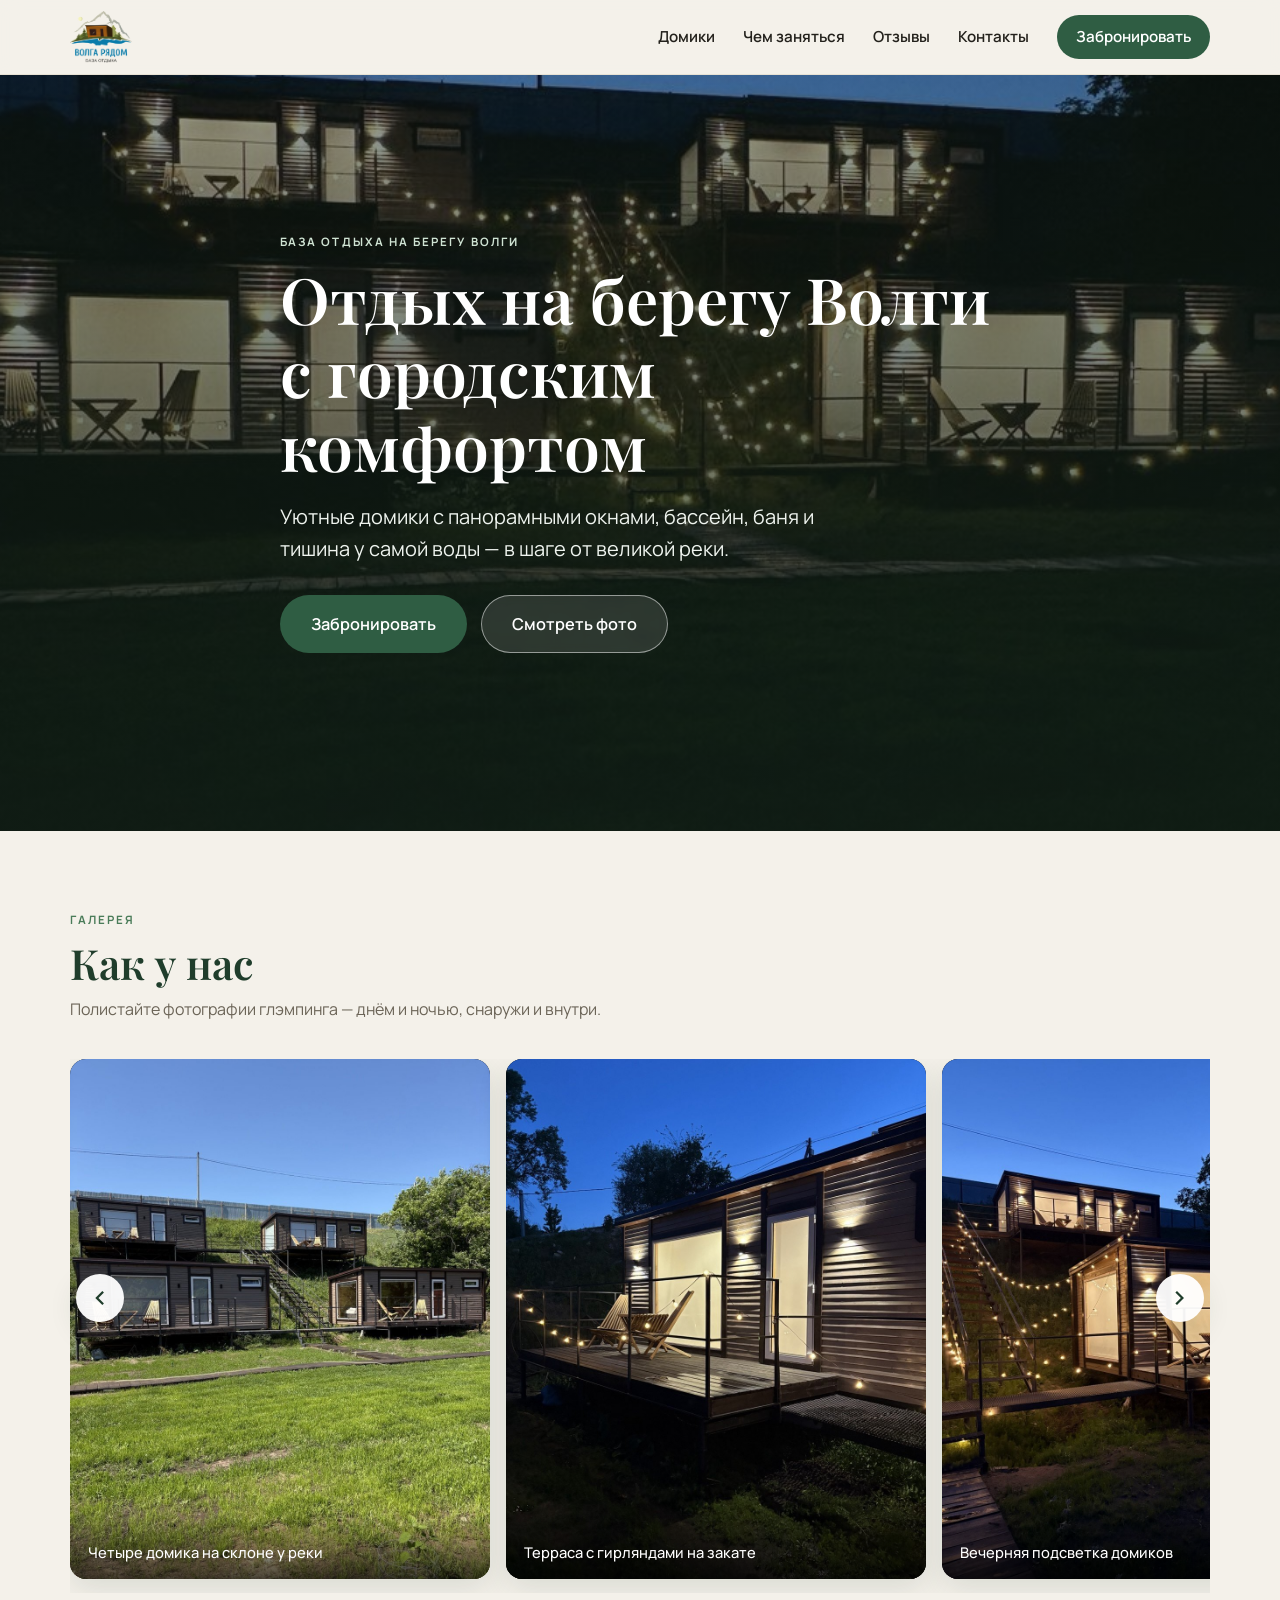
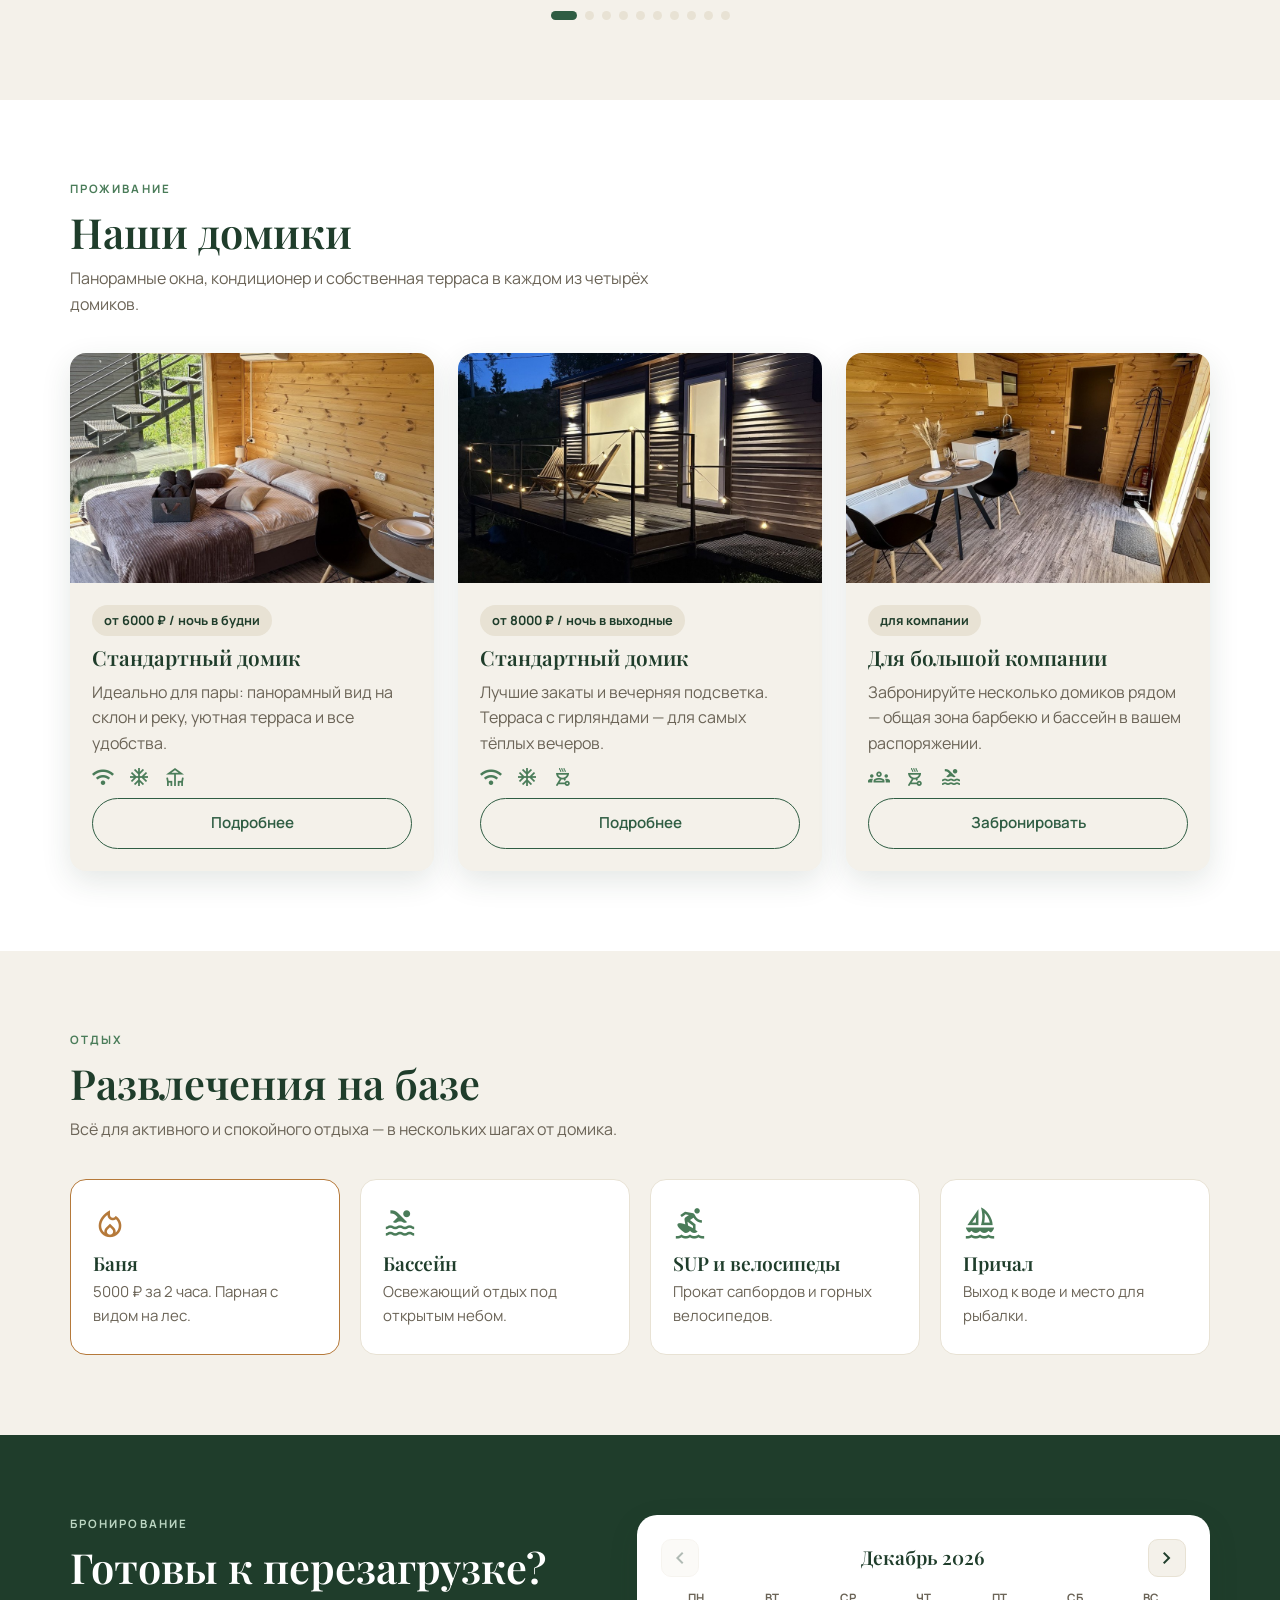
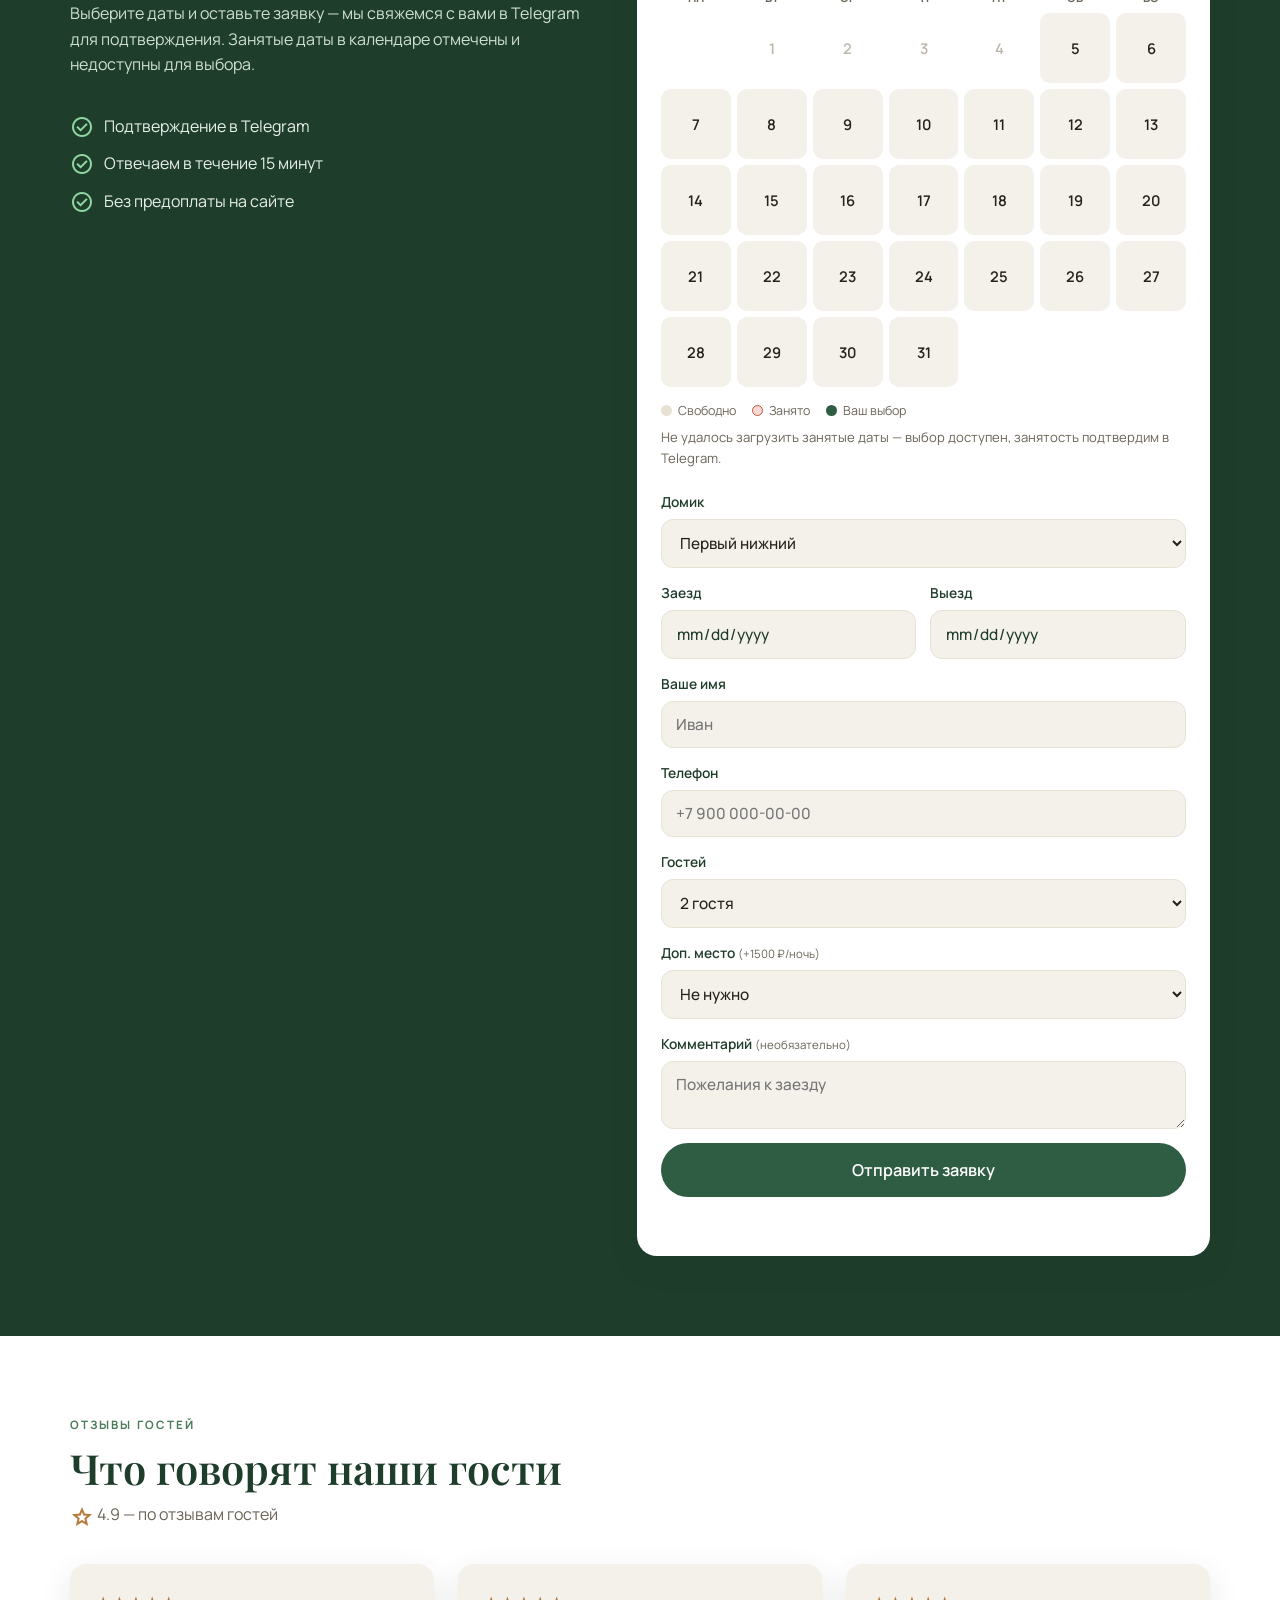
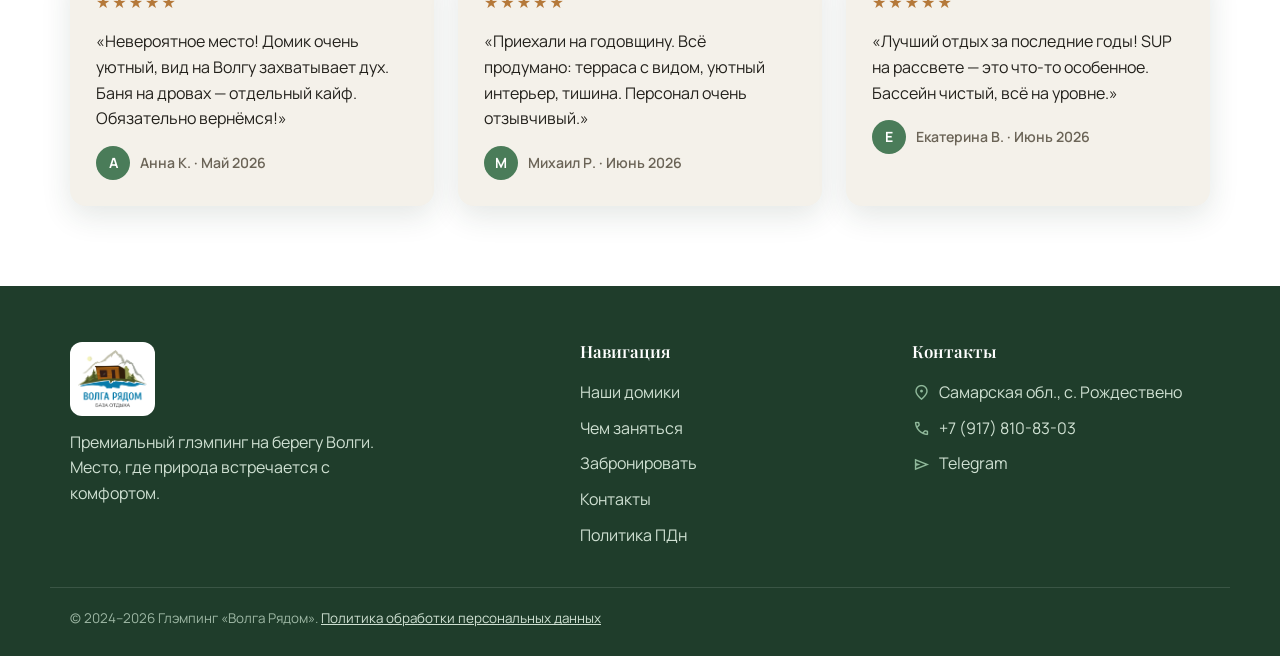
<file: index.html>
<!DOCTYPE html>
<html lang="ru">
<head>
<meta charset="UTF-8">
<meta name="viewport" content="width=device-width, initial-scale=1.0">
<title>ВОЛГА РЯДОМ — глэмпинг на берегу Волги</title>
<meta name="description" content="Премиальный глэмпинг «Волга Рядом»: уютные домики с панорамными окнами, бассейн, баня, причал и SUP на берегу Волги. Бронирование онлайн.">
<link rel="icon" type="image/png" href="assets/img/favicon.png">
<link rel="preconnect" href="https://fonts.googleapis.com">
<link rel="preconnect" href="https://fonts.gstatic.com" crossorigin>
<link href="https://fonts.googleapis.com/css2?family=Playfair+Display:wght@500;600;700&family=Manrope:wght@400;500;600;700&family=Material+Symbols+Outlined:opsz,wght,FILL,GRAD@24,400,0,0&display=swap" rel="stylesheet">
<link rel="stylesheet" href="assets/style.css">
</head>
<body>
<!-- ШАПКА -->
<header class="site-header" id="siteHeader">
  <div class="container header-inner">
    <a class="brand" href="index.html" aria-label="Волга Рядом — на главную">
      <img src="assets/img/logo.png" alt="Волга Рядом" class="brand-logo">
    </a>
    <nav class="nav-desktop" aria-label="Основная навигация">
      <a href="house.html">Домики</a>
      <a href="what_to_do.html">Чем заняться</a>
      <a href="index.html#reviews">Отзывы</a>
      <a href="contacts.html">Контакты</a>
      <a href="booking.html" class="btn btn-primary btn-sm">Забронировать</a>
    </nav>
    <button class="nav-toggle" id="navToggle" aria-label="Открыть меню" aria-expanded="false">
      <span class="material-symbols-outlined">menu</span>
    </button>
  </div>
  <div class="nav-mobile" id="navMobile" hidden>
    <a href="house.html">Домики</a>
    <a href="what_to_do.html">Чем заняться</a>
    <a href="index.html#reviews">Отзывы</a>
    <a href="contacts.html">Контакты</a>
    <a href="booking.html" class="btn btn-primary">Забронировать</a>
  </div>
</header>

<main>
<!-- HERO -->
<section class="hero">
  <div class="hero-bg" style="background-image:url('assets/img/overview_night.jpg')"></div>
  <div class="hero-overlay"></div>
  <div class="container hero-content">
    <p class="eyebrow eyebrow-light">База отдыха на берегу Волги</p>
    <h1>Отдых на берегу Волги<br>с городским комфортом</h1>
    <p class="hero-sub">Уютные домики с панорамными окнами, бассейн, баня и тишина у самой воды — в шаге от великой реки.</p>
    <div class="hero-actions">
      <a href="booking.html" class="btn btn-primary btn-lg">Забронировать</a>
      <a href="#gallery" class="btn btn-ghost btn-lg">Смотреть фото</a>
    </div>
  </div>
</section>

<!-- ГАЛЕРЕЯ-КАРУСЕЛЬ -->
<section class="section" id="gallery">
  <div class="container">
    <p class="eyebrow">Галерея</p>
    <h2 class="section-title">Как у нас</h2>
    <p class="section-lead">Полистайте фотографии глэмпинга — днём и ночью, снаружи и внутри.</p>
  </div>
  <div class="carousel" id="carousel">
    <div class="carousel-track" id="carouselTrack">
      <figure class="slide"><img src="assets/img/overview_day.jpg" alt="Общий вид глэмпинга днём" loading="lazy"><figcaption>Четыре домика на склоне у реки</figcaption></figure>
      <figure class="slide"><img src="assets/img/house_night.jpg" alt="Домик с террасой вечером" loading="lazy"><figcaption>Терраса с гирляндами на закате</figcaption></figure>
      <figure class="slide"><img src="assets/img/house_night_2.jpg" alt="Домики с подсветкой ночью" loading="lazy"><figcaption>Вечерняя подсветка домиков</figcaption></figure>
      <figure class="slide"><img src="assets/img/interior_1.jpg" alt="Интерьер: кухонная зона" loading="lazy"><figcaption>Кухонная зона и обеденный стол</figcaption></figure>
      <figure class="slide"><img src="assets/img/interior_2.jpg" alt="Интерьер: спальня с панорамным окном" loading="lazy"><figcaption>Спальня с панорамным окном</figcaption></figure>
      <figure class="slide"><img src="assets/img/interior_3.jpg" alt="Сервировка стола у окна" loading="lazy"><figcaption>Завтрак с видом на природу</figcaption></figure>
      <figure class="slide"><img src="assets/img/overview_night.jpg" alt="Глэмпинг ночью с гирляндами" loading="lazy"><figcaption>Гирлянды между домиками</figcaption></figure>
      <figure class="slide"><img src="assets/img/pool.jpg" alt="Бассейн под открытым небом" loading="lazy"><figcaption>Бассейн под открытым небом</figcaption></figure>
      <figure class="slide"><img src="assets/img/pier.jpg" alt="SUP-борд у причала на Волге" loading="lazy"><figcaption>Причал и SUP на берегу Волги</figcaption></figure>
      <figure class="slide"><img src="assets/img/activities.jpg" alt="Сапборды и велосипеды" loading="lazy"><figcaption>Сапборды и велосипеды для гостей</figcaption></figure>
    </div>
    <button class="carousel-btn prev" id="carouselPrev" aria-label="Предыдущее фото"><span class="material-symbols-outlined">chevron_left</span></button>
    <button class="carousel-btn next" id="carouselNext" aria-label="Следующее фото"><span class="material-symbols-outlined">chevron_right</span></button>
  </div>
  <div class="carousel-dots" id="carouselDots" aria-hidden="true"></div>
</section>

<!-- ДОМИКИ -->
<section class="section section-alt">
  <div class="container">
    <p class="eyebrow">Проживание</p>
    <h2 class="section-title">Наши домики</h2>
    <p class="section-lead">Панорамные окна, кондиционер и собственная терраса в каждом из четырёх домиков.</p>
    <div class="cards-3">
      <article class="card">
        <div class="card-img"><img src="assets/img/interior_2.jpg" alt="Интерьер домика" loading="lazy"></div>
        <div class="card-body">
          <span class="price-tag">от 6000 ₽ / ночь в будни</span>
          <h3>Стандартный домик</h3>
          <p>Идеально для пары: панорамный вид на склон и реку, уютная терраса и все удобства.</p>
          <div class="amenities"><span class="material-symbols-outlined">wifi</span><span class="material-symbols-outlined">ac_unit</span><span class="material-symbols-outlined">deck</span></div>
          <a href="house.html" class="btn btn-outline btn-block">Подробнее</a>
        </div>
      </article>
      <article class="card">
        <div class="card-img"><img src="assets/img/house_night.jpg" alt="Домик вечером" loading="lazy"></div>
        <div class="card-body">
          <span class="price-tag">от 8000 ₽ / ночь в выходные</span>
          <h3>Стандартный домик</h3>
          <p>Лучшие закаты и вечерняя подсветка. Терраса с гирляндами — для самых тёплых вечеров.</p>
          <div class="amenities"><span class="material-symbols-outlined">wifi</span><span class="material-symbols-outlined">ac_unit</span><span class="material-symbols-outlined">outdoor_grill</span></div>
          <a href="house.html" class="btn btn-outline btn-block">Подробнее</a>
        </div>
      </article>
      <article class="card">
        <div class="card-img"><img src="assets/img/interior_1.jpg" alt="Кухонная зона" loading="lazy"></div>
        <div class="card-body">
          <span class="price-tag">для компании</span>
          <h3>Для большой компании</h3>
          <p>Забронируйте несколько домиков рядом — общая зона барбекю и бассейн в вашем распоряжении.</p>
          <div class="amenities"><span class="material-symbols-outlined">groups</span><span class="material-symbols-outlined">outdoor_grill</span><span class="material-symbols-outlined">pool</span></div>
          <a href="booking.html" class="btn btn-outline btn-block">Забронировать</a>
        </div>
      </article>
    </div>
  </div>
</section>

<!-- РАЗВЛЕЧЕНИЯ -->
<section class="section">
  <div class="container">
    <p class="eyebrow">Отдых</p>
    <h2 class="section-title">Развлечения на базе</h2>
    <p class="section-lead">Всё для активного и спокойного отдыха — в нескольких шагах от домика.</p>
    <div class="features">
      <div class="feature feature-hot">
        <span class="material-symbols-outlined">local_fire_department</span>
        <h3>Баня</h3>
        <p>5000 ₽ за 2 часа. Парная с видом на лес.</p>
      </div>
      <div class="feature">
        <span class="material-symbols-outlined">pool</span>
        <h3>Бассейн</h3>
        <p>Освежающий отдых под открытым небом.</p>
      </div>
      <div class="feature">
        <span class="material-symbols-outlined">surfing</span>
        <h3>SUP и велосипеды</h3>
        <p>Прокат сапбордов и горных велосипедов.</p>
      </div>
      <div class="feature">
        <span class="material-symbols-outlined">sailing</span>
        <h3>Причал</h3>
        <p>Выход к воде и место для рыбалки.</p>
      </div>
    </div>
  </div>
</section>

<!-- БРОНИРОВАНИЕ (быстрая проверка дат) -->
<section class="section section-booking" id="quick-booking">
  <div class="container booking-grid">
    <div class="booking-intro">
      <p class="eyebrow">Бронирование</p>
      <h2 class="section-title">Готовы к перезагрузке?</h2>
      <p class="section-lead">Выберите даты и оставьте заявку — мы свяжемся с вами в Telegram для подтверждения. Занятые даты в календаре отмечены и недоступны для выбора.</p>
      <ul class="booking-points">
        <li><span class="material-symbols-outlined">check_circle</span> Подтверждение в Telegram</li>
        <li><span class="material-symbols-outlined">check_circle</span> Отвечаем в течение 15 минут</li>
        <li><span class="material-symbols-outlined">check_circle</span> Без предоплаты на сайте</li>
      </ul>
    </div>
    <div class="booking-card">
      <!-- Календарь занятых дат -->
      <div class="cal" id="cal">
        <div class="cal-head">
          <button class="cal-nav" id="calPrev" aria-label="Предыдущий месяц"><span class="material-symbols-outlined">chevron_left</span></button>
          <span class="cal-title" id="calTitle">—</span>
          <button class="cal-nav" id="calNext" aria-label="Следующий месяц"><span class="material-symbols-outlined">chevron_right</span></button>
        </div>
        <div class="cal-weekdays"><span>Пн</span><span>Вт</span><span>Ср</span><span>Чт</span><span>Пт</span><span>Сб</span><span>Вс</span></div>
        <div class="cal-grid" id="calGrid"></div>
        <p class="cal-legend"><span class="dot dot-free"></span> Свободно <span class="dot dot-busy"></span> Занято <span class="dot dot-sel"></span> Ваш выбор</p>
        <p class="cal-status" id="calStatus">Загружаем занятые даты…</p>
      </div>
      <form class="booking-form" id="bookingForm" novalidate>
<div aria-hidden="true" style="position:absolute;left:-10000px;width:1px;height:1px;overflow:hidden"><label>Ваш сайт<input type="text" name="website" tabindex="-1" autocomplete="off"></label></div>
        <label class="field"><span>Домик</span>
          <select id="houseSelect" name="object_id">
            <option value="house_1">Первый нижний</option>
            <option value="house_2">Второй нижний</option>
            <option value="house_3">Первый верхний</option>
            <option value="house_4">Второй верхний</option>
          </select>
        </label>
        <div class="field-row">
          <label class="field">
            <span>Заезд</span>
            <input type="date" id="checkIn" name="check_in" required readonly>
          </label>
          <label class="field">
            <span>Выезд</span>
            <input type="date" id="checkOut" name="check_out" required readonly>
          </label>
        </div>
        <label class="field">
          <span>Ваше имя</span>
          <input type="text" id="guestName" name="guest_name" placeholder="Иван" required>
        </label>
        <label class="field">
          <span>Телефон</span>
          <input type="tel" id="phone" name="phone" placeholder="+7 900 000-00-00" required>
        </label>
        <label class="field">
          <span>Гостей</span>
          <select id="guests" name="guests">
            <option value="1">1 гость</option>
            <option value="2" selected>2 гостя</option>
          </select>
        </label>
        <label class="field">
          <span>Доп. место <small>(+1500 ₽/ночь)</small></span>
          <select id="extraBed" name="extra_bed">
            <option value="0">Не нужно</option>
            <option value="1">Добавить доп. место (+1500 ₽/ночь)</option>
          </select>
        </label>
        <label class="field">
          <span>Комментарий <small>(необязательно)</small></span>
          <textarea id="comment" name="comment" rows="2" placeholder="Пожелания к заезду"></textarea>
        </label>
        <button type="submit" class="btn btn-primary btn-block btn-lg" id="bookingSubmit">Отправить заявку</button>
        <p class="form-note" id="formNote" role="status" aria-live="polite"></p>
      </form>
    </div>
  </div>
</section>

<!-- ОТЗЫВЫ -->
<section class="section section-alt" id="reviews">
  <div class="container">
    <p class="eyebrow">Отзывы гостей</p>
    <h2 class="section-title">Что говорят наши гости</h2>
    <p class="section-lead"><span class="material-symbols-outlined star">star</span> 4.9 — по отзывам гостей</p>
    <div class="cards-3">
      <blockquote class="review">
        <div class="stars">★★★★★</div>
        <p>«Невероятное место! Домик очень уютный, вид на Волгу захватывает дух. Баня на дровах — отдельный кайф. Обязательно вернёмся!»</p>
        <footer><span class="avatar">А</span> Анна К. · Май 2026</footer>
      </blockquote>
      <blockquote class="review">
        <div class="stars">★★★★★</div>
        <p>«Приехали на годовщину. Всё продумано: терраса с видом, уютный интерьер, тишина. Персонал очень отзывчивый.»</p>
        <footer><span class="avatar">М</span> Михаил Р. · Июнь 2026</footer>
      </blockquote>
      <blockquote class="review">
        <div class="stars">★★★★★</div>
        <p>«Лучший отдых за последние годы! SUP на рассвете — это что-то особенное. Бассейн чистый, всё на уровне.»</p>
        <footer><span class="avatar">Е</span> Екатерина В. · Июнь 2026</footer>
      </blockquote>
    </div>
  </div>
</section>
</main>

<!-- ПОДВАЛ -->
<footer class="site-footer">
  <div class="container footer-grid">
    <div class="footer-brand">
      <img src="assets/img/logo.png" alt="Волга Рядом" class="footer-logo">
      <p>Премиальный глэмпинг на берегу Волги. Место, где природа встречается с комфортом.</p>
    </div>
    <div class="footer-col">
      <h4>Навигация</h4>
      <a href="house.html">Наши домики</a>
      <a href="what_to_do.html">Чем заняться</a>
      <a href="booking.html">Забронировать</a>
      <a href="contacts.html">Контакты</a>
      <a href="privacy.html">Политика ПДн</a>
    </div>
    <div class="footer-col">
      <h4>Контакты</h4>
      <a href="contacts.html"><span class="material-symbols-outlined">location_on</span> Самарская обл., с. Рождествено</a>
      <a href="tel:+79178108303"><span class="material-symbols-outlined">call</span> +7 (917) 810-83-03</a>
      <a href="https://t.me/volgaryadom" target="_blank" rel="noopener"><span class="material-symbols-outlined">send</span> Telegram</a>
    </div>
  </div>
  <div class="container footer-bottom">© 2024–2026 Глэмпинг «Волга Рядом». <a href="privacy.html">Политика обработки персональных данных</a></div>
</footer>

<script src="assets/app.js"></script>
</body>
</html>
</file>
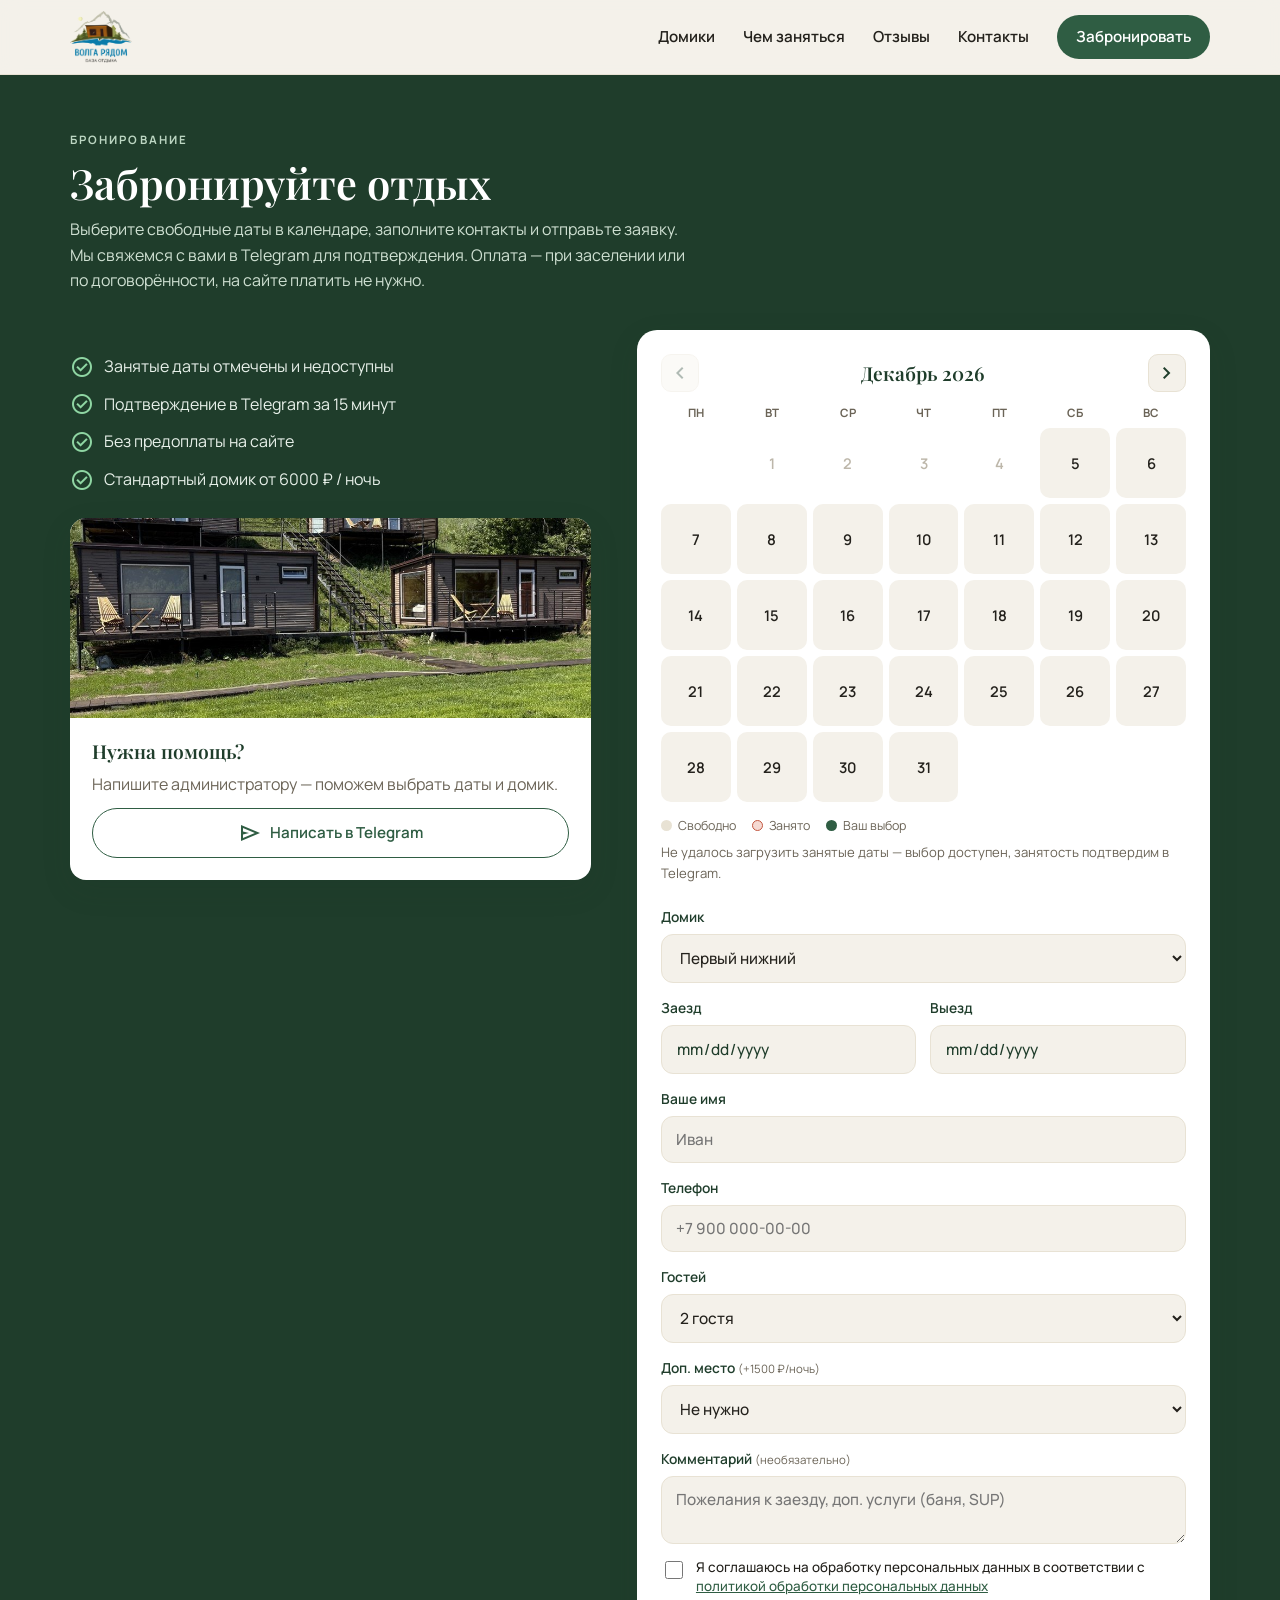
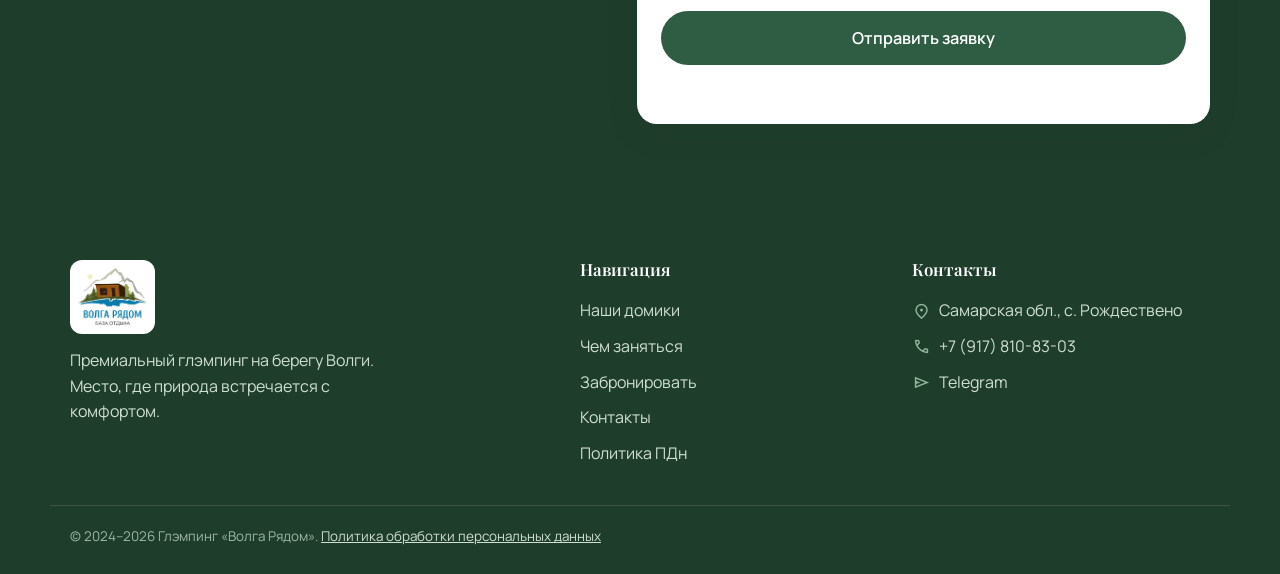
<file: booking.html>
<!DOCTYPE html>
<html lang="ru">
<head>
<meta charset="UTF-8">
<meta name="viewport" content="width=device-width, initial-scale=1.0">
<title>Бронирование — ВОЛГА РЯДОМ</title>
<meta name="description" content="Забронируйте домик на берегу Волги: выберите свободные даты в календаре и оставьте заявку. Подтверждение в Telegram.">
<link rel="icon" type="image/png" href="assets/img/favicon.png">
<link rel="preconnect" href="https://fonts.googleapis.com">
<link rel="preconnect" href="https://fonts.gstatic.com" crossorigin>
<link href="https://fonts.googleapis.com/css2?family=Playfair+Display:wght@500;600;700&family=Manrope:wght@400;500;600;700&family=Material+Symbols+Outlined:opsz,wght,FILL,GRAD@24,400,0,0&display=swap" rel="stylesheet">
<link rel="stylesheet" href="assets/style.css">
</head>
<body>
<header class="site-header">
  <div class="container header-inner">
    <a class="brand" href="index.html" aria-label="Волга Рядом — на главную"><img src="assets/img/logo.png" alt="Волга Рядом" class="brand-logo"></a>
    <nav class="nav-desktop" aria-label="Основная навигация">
      <a href="house.html">Домики</a><a href="what_to_do.html">Чем заняться</a><a href="index.html#reviews">Отзывы</a><a href="contacts.html">Контакты</a><a href="booking.html" class="btn btn-primary btn-sm">Забронировать</a>
    </nav>
    <button class="nav-toggle" id="navToggle" aria-label="Открыть меню" aria-expanded="false"><span class="material-symbols-outlined">menu</span></button>
  </div>
  <div class="nav-mobile" id="navMobile" hidden>
    <a href="house.html">Домики</a><a href="what_to_do.html">Чем заняться</a><a href="index.html#reviews">Отзывы</a><a href="contacts.html">Контакты</a><a href="booking.html" class="btn btn-primary">Забронировать</a>
  </div>
</header>

<main>
<section class="section section-booking" style="padding-top:56px">
  <div class="container">
    <p class="eyebrow">Бронирование</p>
    <h2 class="section-title">Забронируйте отдых</h2>
    <p class="section-lead">Выберите свободные даты в календаре, заполните контакты и отправьте заявку. Мы свяжемся с вами в Telegram для подтверждения. Оплата — при заселении или по договорённости, на сайте платить не нужно.</p>
    <div class="booking-grid" style="margin-top:10px">
      <div class="booking-intro">
        <ul class="booking-points">
          <li><span class="material-symbols-outlined">check_circle</span> Занятые даты отмечены и недоступны</li>
          <li><span class="material-symbols-outlined">check_circle</span> Подтверждение в Telegram за 15 минут</li>
          <li><span class="material-symbols-outlined">check_circle</span> Без предоплаты на сайте</li>
          <li><span class="material-symbols-outlined">check_circle</span> Стандартный домик от 6000 ₽ / ночь</li>
        </ul>
        <div class="card" style="margin-top:26px;color:var(--ink)">
          <div class="card-img" style="height:200px"><img src="assets/img/overview_day.jpg" alt="Глэмпинг днём" loading="lazy"></div>
          <div class="card-body"><h3 style="font-size:1.2rem">Нужна помощь?</h3><p>Напишите администратору — поможем выбрать даты и домик.</p><a href="https://t.me/volgaryadom" target="_blank" rel="noopener" class="btn btn-outline btn-block"><span class="material-symbols-outlined">send</span> Написать в Telegram</a></div>
        </div>
      </div>

      <div class="booking-card">
        <div class="cal" id="cal">
          <div class="cal-head">
            <button class="cal-nav" id="calPrev" aria-label="Предыдущий месяц"><span class="material-symbols-outlined">chevron_left</span></button>
            <span class="cal-title" id="calTitle">—</span>
            <button class="cal-nav" id="calNext" aria-label="Следующий месяц"><span class="material-symbols-outlined">chevron_right</span></button>
          </div>
          <div class="cal-weekdays"><span>Пн</span><span>Вт</span><span>Ср</span><span>Чт</span><span>Пт</span><span>Сб</span><span>Вс</span></div>
          <div class="cal-grid" id="calGrid"></div>
          <p class="cal-legend"><span class="dot dot-free"></span> Свободно <span class="dot dot-busy"></span> Занято <span class="dot dot-sel"></span> Ваш выбор</p>
          <p class="cal-status" id="calStatus">Загружаем занятые даты…</p>
        </div>
        <form class="booking-form" id="bookingForm" novalidate>
<div aria-hidden="true" style="position:absolute;left:-10000px;width:1px;height:1px;overflow:hidden"><label>Ваш сайт<input type="text" name="website" tabindex="-1" autocomplete="off"></label></div>
          <label class="field"><span>Домик</span>
            <select id="houseSelect" name="object_id">
              <option value="house_1">Первый нижний</option>
              <option value="house_2">Второй нижний</option>
              <option value="house_3">Первый верхний</option>
              <option value="house_4">Второй верхний</option>
            </select>
          </label>
          <div class="field-row">
            <label class="field"><span>Заезд</span><input type="date" id="checkIn" name="check_in" required readonly></label>
            <label class="field"><span>Выезд</span><input type="date" id="checkOut" name="check_out" required readonly></label>
          </div>
          <label class="field"><span>Ваше имя</span><input type="text" id="guestName" name="guest_name" placeholder="Иван" required></label>
          <label class="field"><span>Телефон</span><input type="tel" id="phone" name="phone" placeholder="+7 900 000-00-00" required></label>
          <label class="field"><span>Гостей</span>
            <select id="guests" name="guests"><option value="1">1 гость</option><option value="2" selected>2 гостя</option></select>
          </label>
          <label class="field"><span>Доп. место <small>(+1500 ₽/ночь)</small></span>
            <select id="extraBed" name="extra_bed"><option value="0">Не нужно</option><option value="1">Добавить доп. место (+1500 ₽/ночь)</option></select>
          </label>
          <label class="field"><span>Комментарий <small>(необязательно)</small></span><textarea id="comment" name="comment" rows="2" placeholder="Пожелания к заезду, доп. услуги (баня, SUP)"></textarea></label>
          <label class="consent">
            <input type="checkbox" id="pdConsent" name="pd_consent" value="1" required>
            <span>Я соглашаюсь на обработку персональных данных в соответствии с <a href="privacy.html" target="_blank" rel="noopener">политикой обработки персональных данных</a></span>
          </label>
          <button type="submit" class="btn btn-primary btn-block btn-lg" id="bookingSubmit">Отправить заявку</button>
          <p class="form-note" id="formNote" role="status" aria-live="polite"></p>
        </form>
      </div>
    </div>
  </div>
</section>
</main>

<footer class="site-footer">
  <div class="container footer-grid">
    <div class="footer-brand"><img src="assets/img/logo.png" alt="Волга Рядом" class="footer-logo"><p>Премиальный глэмпинг на берегу Волги. Место, где природа встречается с комфортом.</p></div>
    <div class="footer-col"><h4>Навигация</h4><a href="house.html">Наши домики</a><a href="what_to_do.html">Чем заняться</a><a href="booking.html">Забронировать</a><a href="contacts.html">Контакты</a><a href="privacy.html">Политика ПДн</a></div>
    <div class="footer-col"><h4>Контакты</h4><a href="contacts.html"><span class="material-symbols-outlined">location_on</span> Самарская обл., с. Рождествено</a><a href="tel:+79178108303"><span class="material-symbols-outlined">call</span> +7 (917) 810-83-03</a><a href="https://t.me/volgaryadom" target="_blank" rel="noopener"><span class="material-symbols-outlined">send</span> Telegram</a></div>
  </div>
  <div class="container footer-bottom">© 2024–2026 Глэмпинг «Волга Рядом». <a href="privacy.html">Политика обработки персональных данных</a></div>
</footer>
<script src="assets/app.js"></script>
</body>
</html>
</file>
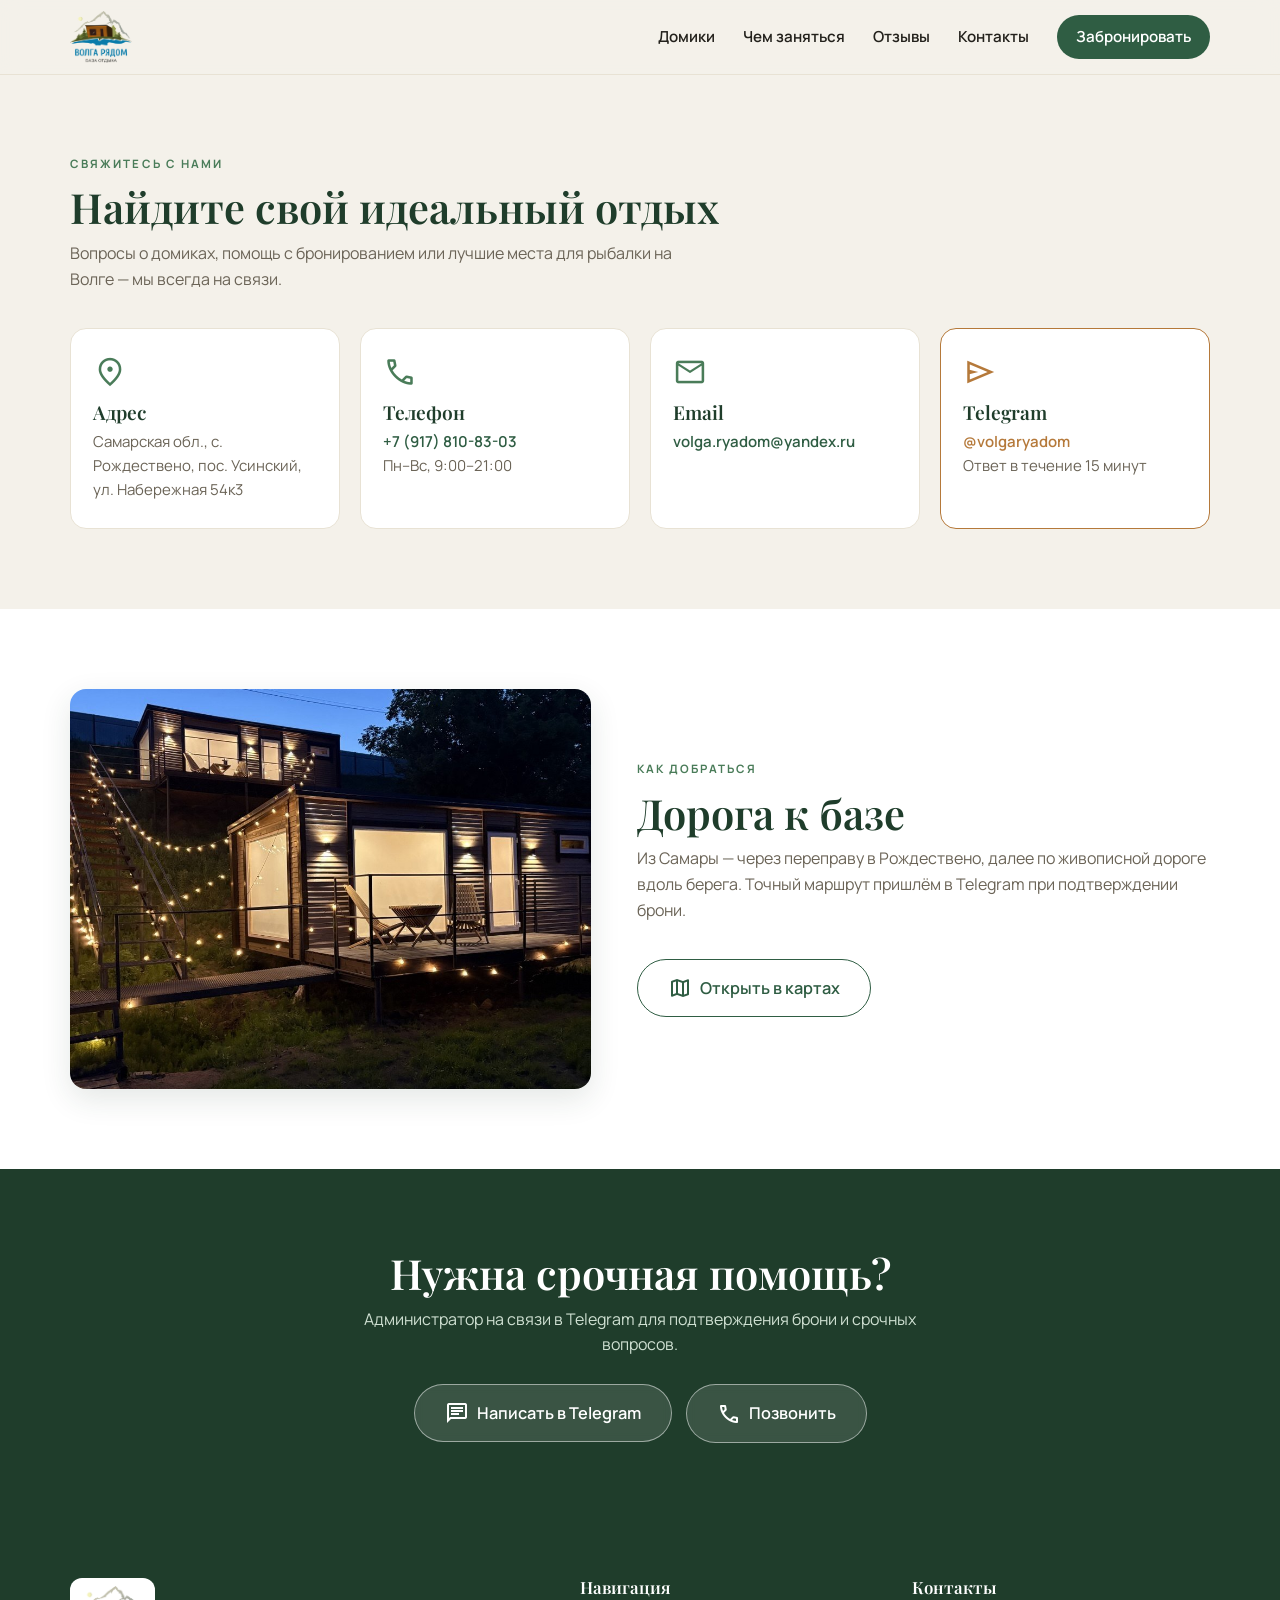
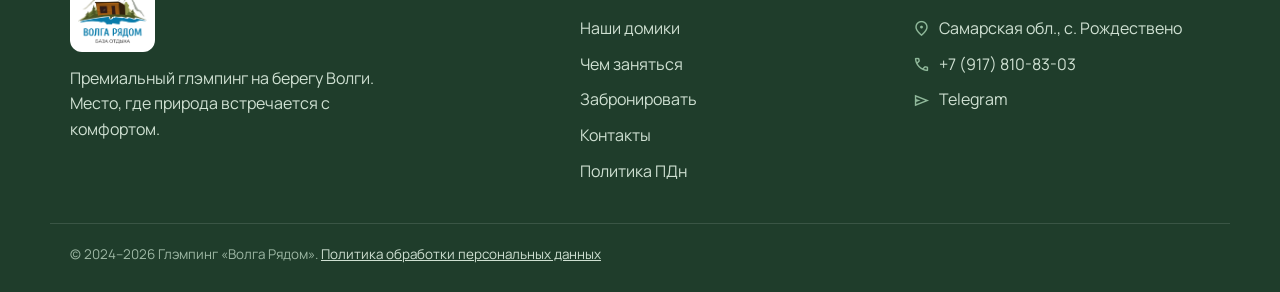
<file: contacts.html>
<!DOCTYPE html>
<html lang="ru">
<head>
<meta charset="UTF-8">
<meta name="viewport" content="width=device-width, initial-scale=1.0">
<title>Контакты — ВОЛГА РЯДОМ</title>
<meta name="description" content="Контакты базы отдыха «Волга Рядом»: адрес в Самарской области, телефон и Telegram для бронирования.">
<link rel="icon" type="image/png" href="assets/img/favicon.png">
<link rel="preconnect" href="https://fonts.googleapis.com">
<link rel="preconnect" href="https://fonts.gstatic.com" crossorigin>
<link href="https://fonts.googleapis.com/css2?family=Playfair+Display:wght@500;600;700&family=Manrope:wght@400;500;600;700&family=Material+Symbols+Outlined:opsz,wght,FILL,GRAD@24,400,0,0&display=swap" rel="stylesheet">
<link rel="stylesheet" href="assets/style.css">
</head>
<body>
<header class="site-header">
  <div class="container header-inner">
    <a class="brand" href="index.html" aria-label="Волга Рядом — на главную"><img src="assets/img/logo.png" alt="Волга Рядом" class="brand-logo"></a>
    <nav class="nav-desktop" aria-label="Основная навигация">
      <a href="house.html">Домики</a><a href="what_to_do.html">Чем заняться</a><a href="index.html#reviews">Отзывы</a><a href="contacts.html">Контакты</a><a href="booking.html" class="btn btn-primary btn-sm">Забронировать</a>
    </nav>
    <button class="nav-toggle" id="navToggle" aria-label="Открыть меню" aria-expanded="false"><span class="material-symbols-outlined">menu</span></button>
  </div>
  <div class="nav-mobile" id="navMobile" hidden>
    <a href="house.html">Домики</a><a href="what_to_do.html">Чем заняться</a><a href="index.html#reviews">Отзывы</a><a href="contacts.html">Контакты</a><a href="booking.html" class="btn btn-primary">Забронировать</a>
  </div>
</header>

<main>
<section class="section">
  <div class="container">
    <p class="eyebrow">Свяжитесь с нами</p>
    <h2 class="section-title">Найдите свой идеальный отдых</h2>
    <p class="section-lead">Вопросы о домиках, помощь с бронированием или лучшие места для рыбалки на Волге — мы всегда на связи.</p>
    <div class="features">
      <div class="feature"><span class="material-symbols-outlined">location_on</span><h3>Адрес</h3><p>Самарская обл., с. Рождествено, пос. Усинский, ул. Набережная 54к3</p></div>
      <div class="feature"><span class="material-symbols-outlined">call</span><h3>Телефон</h3><p><a href="tel:+79178108303" style="color:var(--green-700);font-weight:600">+7 (917) 810-83-03</a><br>Пн–Вс, 9:00–21:00</p></div>
      <div class="feature"><span class="material-symbols-outlined">mail</span><h3>Email</h3><p><a href="mailto:volga.ryadom@yandex.ru" style="color:var(--green-700);font-weight:600">volga.ryadom@yandex.ru</a></p></div>
      <div class="feature feature-hot"><span class="material-symbols-outlined">send</span><h3>Telegram</h3><p><a href="https://t.me/volgaryadom" target="_blank" rel="noopener" style="color:var(--wood);font-weight:600">@volgaryadom</a><br>Ответ в течение 15 минут</p></div>
    </div>
  </div>
</section>

<section class="section section-alt">
  <div class="container">
    <div class="booking-grid" style="align-items:center">
      <div class="card-img" style="height:400px;border-radius:var(--radius);overflow:hidden;box-shadow:var(--shadow)">
        <img src="assets/img/house_night_2.jpg" alt="Вечерний вид на глэмпинг Волга Рядом" loading="lazy" style="height:100%">
      </div>
      <div>
        <p class="eyebrow">Как добраться</p>
        <h2 class="section-title">Дорога к базе</h2>
        <p class="section-lead">Из Самары — через переправу в Рождествено, далее по живописной дороге вдоль берега. Точный маршрут пришлём в Telegram при подтверждении брони.</p>
        <a href="https://maps.google.com" target="_blank" rel="noopener" class="btn btn-outline btn-lg"><span class="material-symbols-outlined">map</span> Открыть в картах</a>
      </div>
    </div>
  </div>
</section>

<section class="section section-booking">
  <div class="container" style="text-align:center">
    <h2 class="section-title">Нужна срочная помощь?</h2>
    <p class="section-lead" style="margin:10px auto 26px">Администратор на связи в Telegram для подтверждения брони и срочных вопросов.</p>
    <div class="hero-actions" style="justify-content:center">
      <a href="https://t.me/volgaryadom" target="_blank" rel="noopener" class="btn btn-ghost btn-lg"><span class="material-symbols-outlined">chat</span> Написать в Telegram</a>
      <a href="tel:+79178108303" class="btn btn-ghost btn-lg"><span class="material-symbols-outlined">call</span> Позвонить</a>
    </div>
  </div>
</section>
</main>

<footer class="site-footer">
  <div class="container footer-grid">
    <div class="footer-brand"><img src="assets/img/logo.png" alt="Волга Рядом" class="footer-logo"><p>Премиальный глэмпинг на берегу Волги. Место, где природа встречается с комфортом.</p></div>
    <div class="footer-col"><h4>Навигация</h4><a href="house.html">Наши домики</a><a href="what_to_do.html">Чем заняться</a><a href="booking.html">Забронировать</a><a href="contacts.html">Контакты</a><a href="privacy.html">Политика ПДн</a></div>
    <div class="footer-col"><h4>Контакты</h4><a href="contacts.html"><span class="material-symbols-outlined">location_on</span> Самарская обл., с. Рождествено</a><a href="tel:+79178108303"><span class="material-symbols-outlined">call</span> +7 (917) 810-83-03</a><a href="https://t.me/volgaryadom" target="_blank" rel="noopener"><span class="material-symbols-outlined">send</span> Telegram</a></div>
  </div>
  <div class="container footer-bottom">© 2024–2026 Глэмпинг «Волга Рядом». <a href="privacy.html">Политика обработки персональных данных</a></div>
</footer>
<script src="assets/app.js"></script>
</body>
</html>
</file>
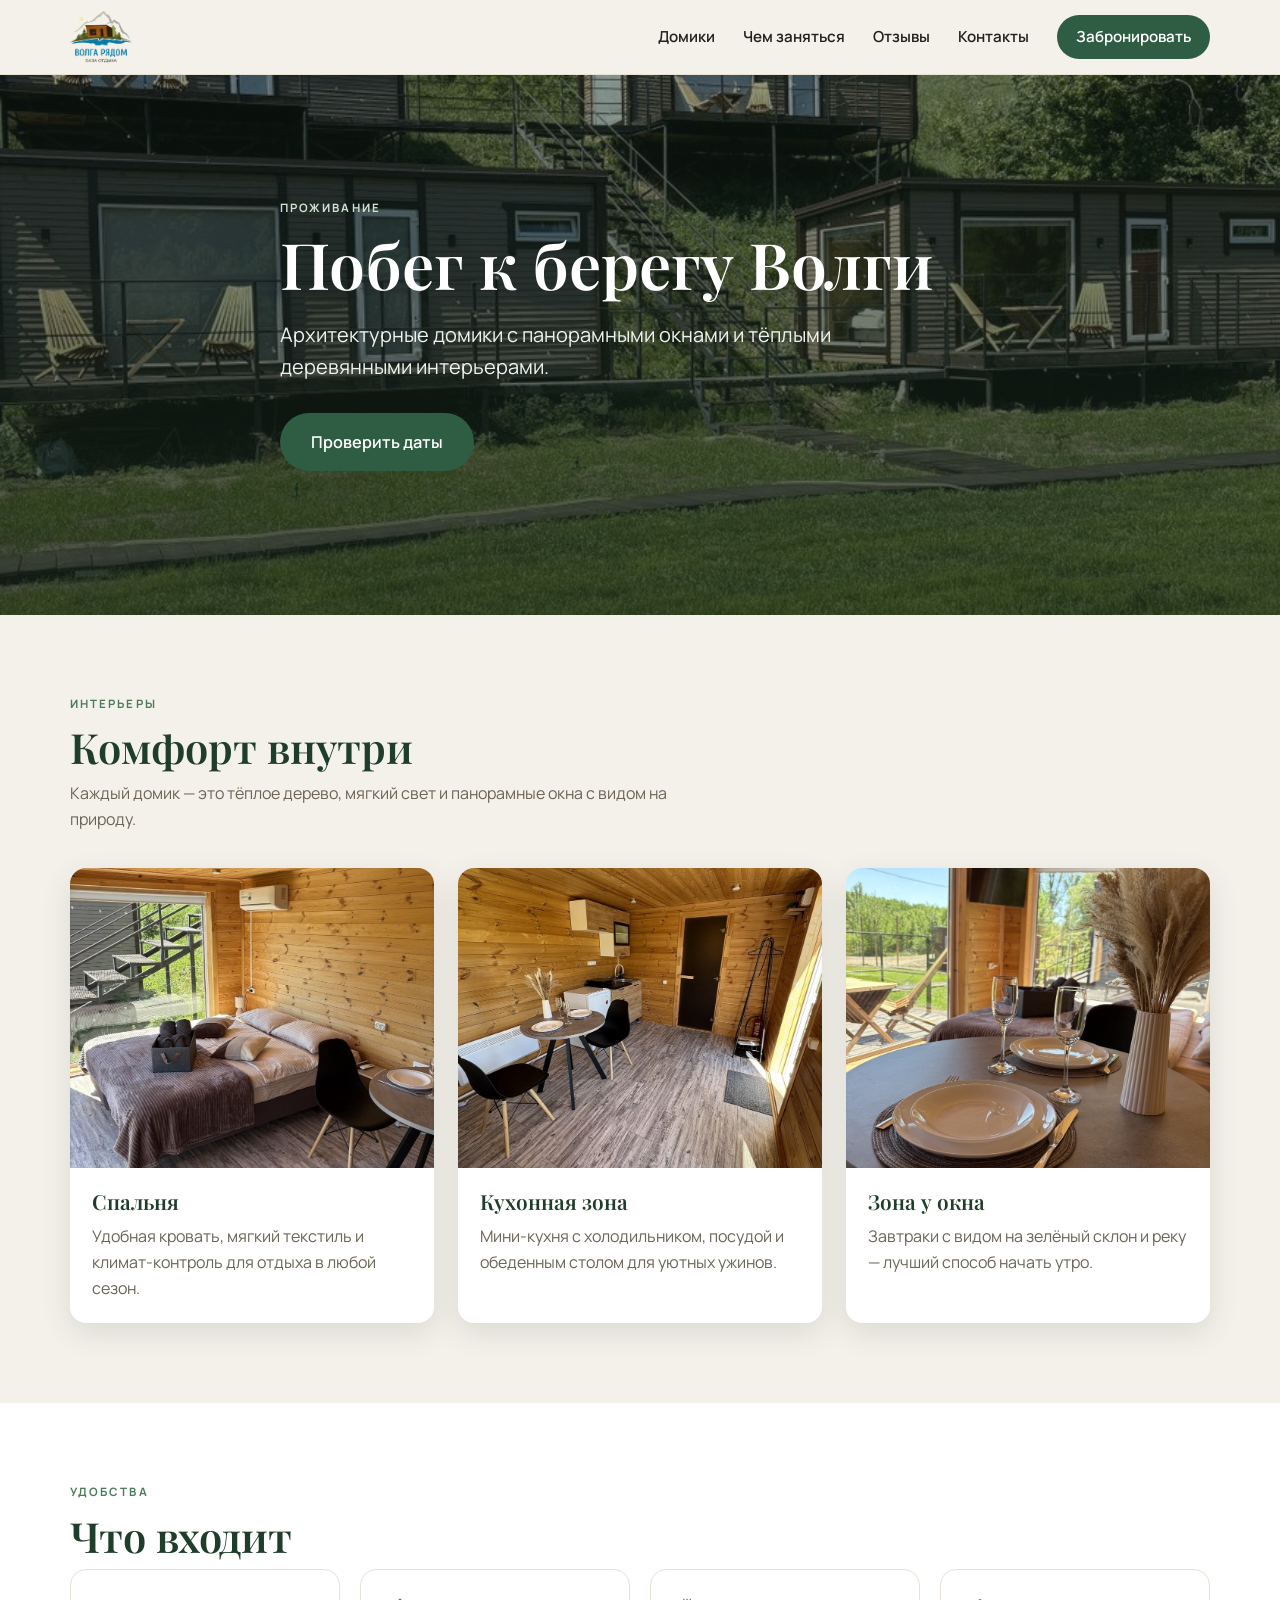
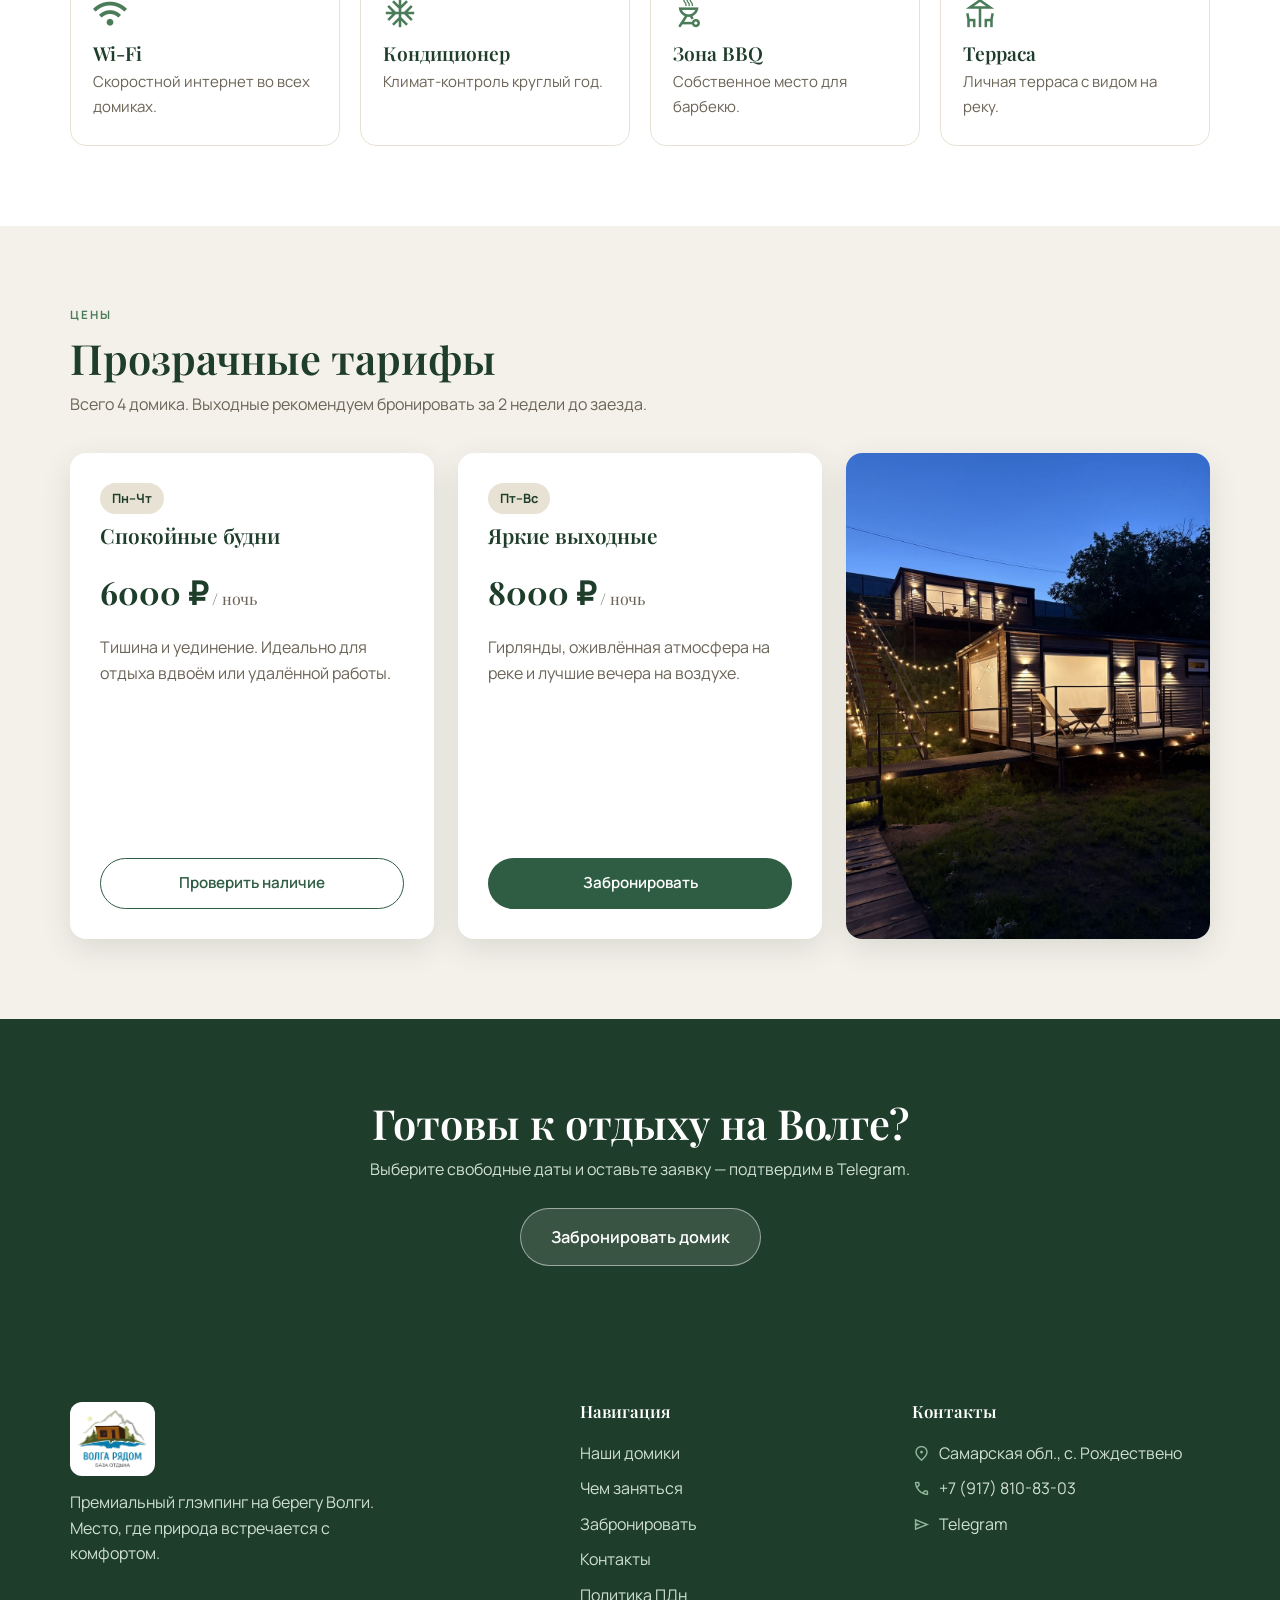
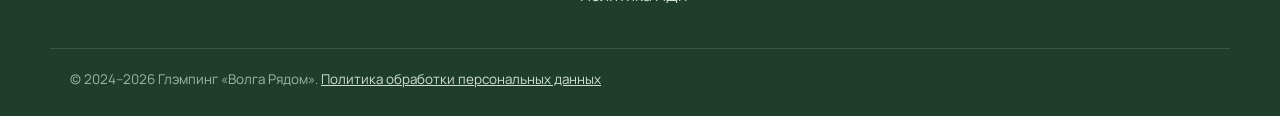
<file: house.html>
<!DOCTYPE html>
<html lang="ru">
<head>
<meta charset="UTF-8">
<meta name="viewport" content="width=device-width, initial-scale=1.0">
<title>Наши домики — ВОЛГА РЯДОМ</title>
<meta name="description" content="Архитектурные глэмпинг-домики с панорамными окнами, кондиционером и террасой на берегу Волги. От 6000 ₽ за ночь.">
<link rel="icon" type="image/png" href="assets/img/favicon.png">
<link rel="preconnect" href="https://fonts.googleapis.com">
<link rel="preconnect" href="https://fonts.gstatic.com" crossorigin>
<link href="https://fonts.googleapis.com/css2?family=Playfair+Display:wght@500;600;700&family=Manrope:wght@400;500;600;700&family=Material+Symbols+Outlined:opsz,wght,FILL,GRAD@24,400,0,0&display=swap" rel="stylesheet">
<link rel="stylesheet" href="assets/style.css">
</head>
<body>
<header class="site-header">
  <div class="container header-inner">
    <a class="brand" href="index.html" aria-label="Волга Рядом — на главную"><img src="assets/img/logo.png" alt="Волга Рядом" class="brand-logo"></a>
    <nav class="nav-desktop" aria-label="Основная навигация">
      <a href="house.html">Домики</a>
      <a href="what_to_do.html">Чем заняться</a>
      <a href="index.html#reviews">Отзывы</a>
      <a href="contacts.html">Контакты</a>
      <a href="booking.html" class="btn btn-primary btn-sm">Забронировать</a>
    </nav>
    <button class="nav-toggle" id="navToggle" aria-label="Открыть меню" aria-expanded="false"><span class="material-symbols-outlined">menu</span></button>
  </div>
  <div class="nav-mobile" id="navMobile" hidden>
    <a href="house.html">Домики</a><a href="what_to_do.html">Чем заняться</a><a href="index.html#reviews">Отзывы</a><a href="contacts.html">Контакты</a><a href="booking.html" class="btn btn-primary">Забронировать</a>
  </div>
</header>

<main>
<section class="hero" style="min-height:60vh">
  <div class="hero-bg" style="background-image:url('assets/img/overview_day.jpg')"></div>
  <div class="hero-overlay"></div>
  <div class="container hero-content">
    <p class="eyebrow eyebrow-light">Проживание</p>
    <h1>Побег к берегу Волги</h1>
    <p class="hero-sub">Архитектурные домики с панорамными окнами и тёплыми деревянными интерьерами.</p>
    <div class="hero-actions"><a href="booking.html" class="btn btn-primary btn-lg">Проверить даты</a></div>
  </div>
</section>

<section class="section">
  <div class="container">
    <p class="eyebrow">Интерьеры</p>
    <h2 class="section-title">Комфорт внутри</h2>
    <p class="section-lead">Каждый домик — это тёплое дерево, мягкий свет и панорамные окна с видом на природу.</p>
    <div class="cards-3">
      <article class="card"><div class="card-img" style="height:300px"><img src="assets/img/interior_2.jpg" alt="Спальня с панорамным окном" loading="lazy"></div>
        <div class="card-body"><h3>Спальня</h3><p>Удобная кровать, мягкий текстиль и климат-контроль для отдыха в любой сезон.</p></div></article>
      <article class="card"><div class="card-img" style="height:300px"><img src="assets/img/interior_1.jpg" alt="Кухонная зона" loading="lazy"></div>
        <div class="card-body"><h3>Кухонная зона</h3><p>Мини-кухня с холодильником, посудой и обеденным столом для уютных ужинов.</p></div></article>
      <article class="card"><div class="card-img" style="height:300px"><img src="assets/img/interior_3.jpg" alt="Сервировка у окна" loading="lazy"></div>
        <div class="card-body"><h3>Зона у окна</h3><p>Завтраки с видом на зелёный склон и реку — лучший способ начать утро.</p></div></article>
    </div>
  </div>
</section>

<section class="section section-alt">
  <div class="container">
    <p class="eyebrow">Удобства</p>
    <h2 class="section-title">Что входит</h2>
    <div class="features">
      <div class="feature"><span class="material-symbols-outlined">wifi</span><h3>Wi-Fi</h3><p>Скоростной интернет во всех домиках.</p></div>
      <div class="feature"><span class="material-symbols-outlined">ac_unit</span><h3>Кондиционер</h3><p>Климат-контроль круглый год.</p></div>
      <div class="feature"><span class="material-symbols-outlined">outdoor_grill</span><h3>Зона BBQ</h3><p>Собственное место для барбекю.</p></div>
      <div class="feature"><span class="material-symbols-outlined">deck</span><h3>Терраса</h3><p>Личная терраса с видом на реку.</p></div>
    </div>
  </div>
</section>

<section class="section">
  <div class="container">
    <p class="eyebrow">Цены</p>
    <h2 class="section-title">Прозрачные тарифы</h2>
    <p class="section-lead">Всего 4 домика. Выходные рекомендуем бронировать за 2 недели до заезда.</p>
    <div class="cards-3">
      <article class="card"><div class="card-body" style="padding:30px">
        <span class="price-tag">Пн–Чт</span><h3>Спокойные будни</h3>
        <p style="font-size:2rem;font-family:'Playfair Display',serif;color:var(--green-900);font-weight:700;flex:none;margin:8px 0">6000 ₽<span style="font-size:1rem;color:var(--muted);font-weight:400"> / ночь</span></p>
        <p>Тишина и уединение. Идеально для отдыха вдвоём или удалённой работы.</p>
        <a href="booking.html" class="btn btn-outline btn-block">Проверить наличие</a></div></article>
      <article class="card"><div class="card-body" style="padding:30px">
        <span class="price-tag">Пт–Вс</span><h3>Яркие выходные</h3>
        <p style="font-size:2rem;font-family:'Playfair Display',serif;color:var(--green-900);font-weight:700;flex:none;margin:8px 0">8000 ₽<span style="font-size:1rem;color:var(--muted);font-weight:400"> / ночь</span></p>
        <p>Гирлянды, оживлённая атмосфера на реке и лучшие вечера на воздухе.</p>
        <a href="booking.html" class="btn btn-primary btn-block">Забронировать</a></div></article>
      <article class="card"><div class="card-img" style="height:auto"><img src="assets/img/house_night_2.jpg" alt="Домики вечером" loading="lazy" style="height:100%"></div></article>
    </div>
  </div>
</section>

<section class="section section-booking">
  <div class="container" style="text-align:center">
    <h2 class="section-title">Готовы к отдыху на Волге?</h2>
    <p class="section-lead" style="margin:10px auto 26px">Выберите свободные даты и оставьте заявку — подтвердим в Telegram.</p>
    <a href="booking.html" class="btn btn-ghost btn-lg">Забронировать домик</a>
  </div>
</section>
</main>

<footer class="site-footer">
  <div class="container footer-grid">
    <div class="footer-brand"><img src="assets/img/logo.png" alt="Волга Рядом" class="footer-logo"><p>Премиальный глэмпинг на берегу Волги. Место, где природа встречается с комфортом.</p></div>
    <div class="footer-col"><h4>Навигация</h4><a href="house.html">Наши домики</a><a href="what_to_do.html">Чем заняться</a><a href="booking.html">Забронировать</a><a href="contacts.html">Контакты</a><a href="privacy.html">Политика ПДн</a></div>
    <div class="footer-col"><h4>Контакты</h4><a href="contacts.html"><span class="material-symbols-outlined">location_on</span> Самарская обл., с. Рождествено</a><a href="tel:+79178108303"><span class="material-symbols-outlined">call</span> +7 (917) 810-83-03</a><a href="https://t.me/volgaryadom" target="_blank" rel="noopener"><span class="material-symbols-outlined">send</span> Telegram</a></div>
  </div>
  <div class="container footer-bottom">© 2024–2026 Глэмпинг «Волга Рядом». <a href="privacy.html">Политика обработки персональных данных</a></div>
</footer>
<script src="assets/app.js"></script>
</body>
</html>
</file>
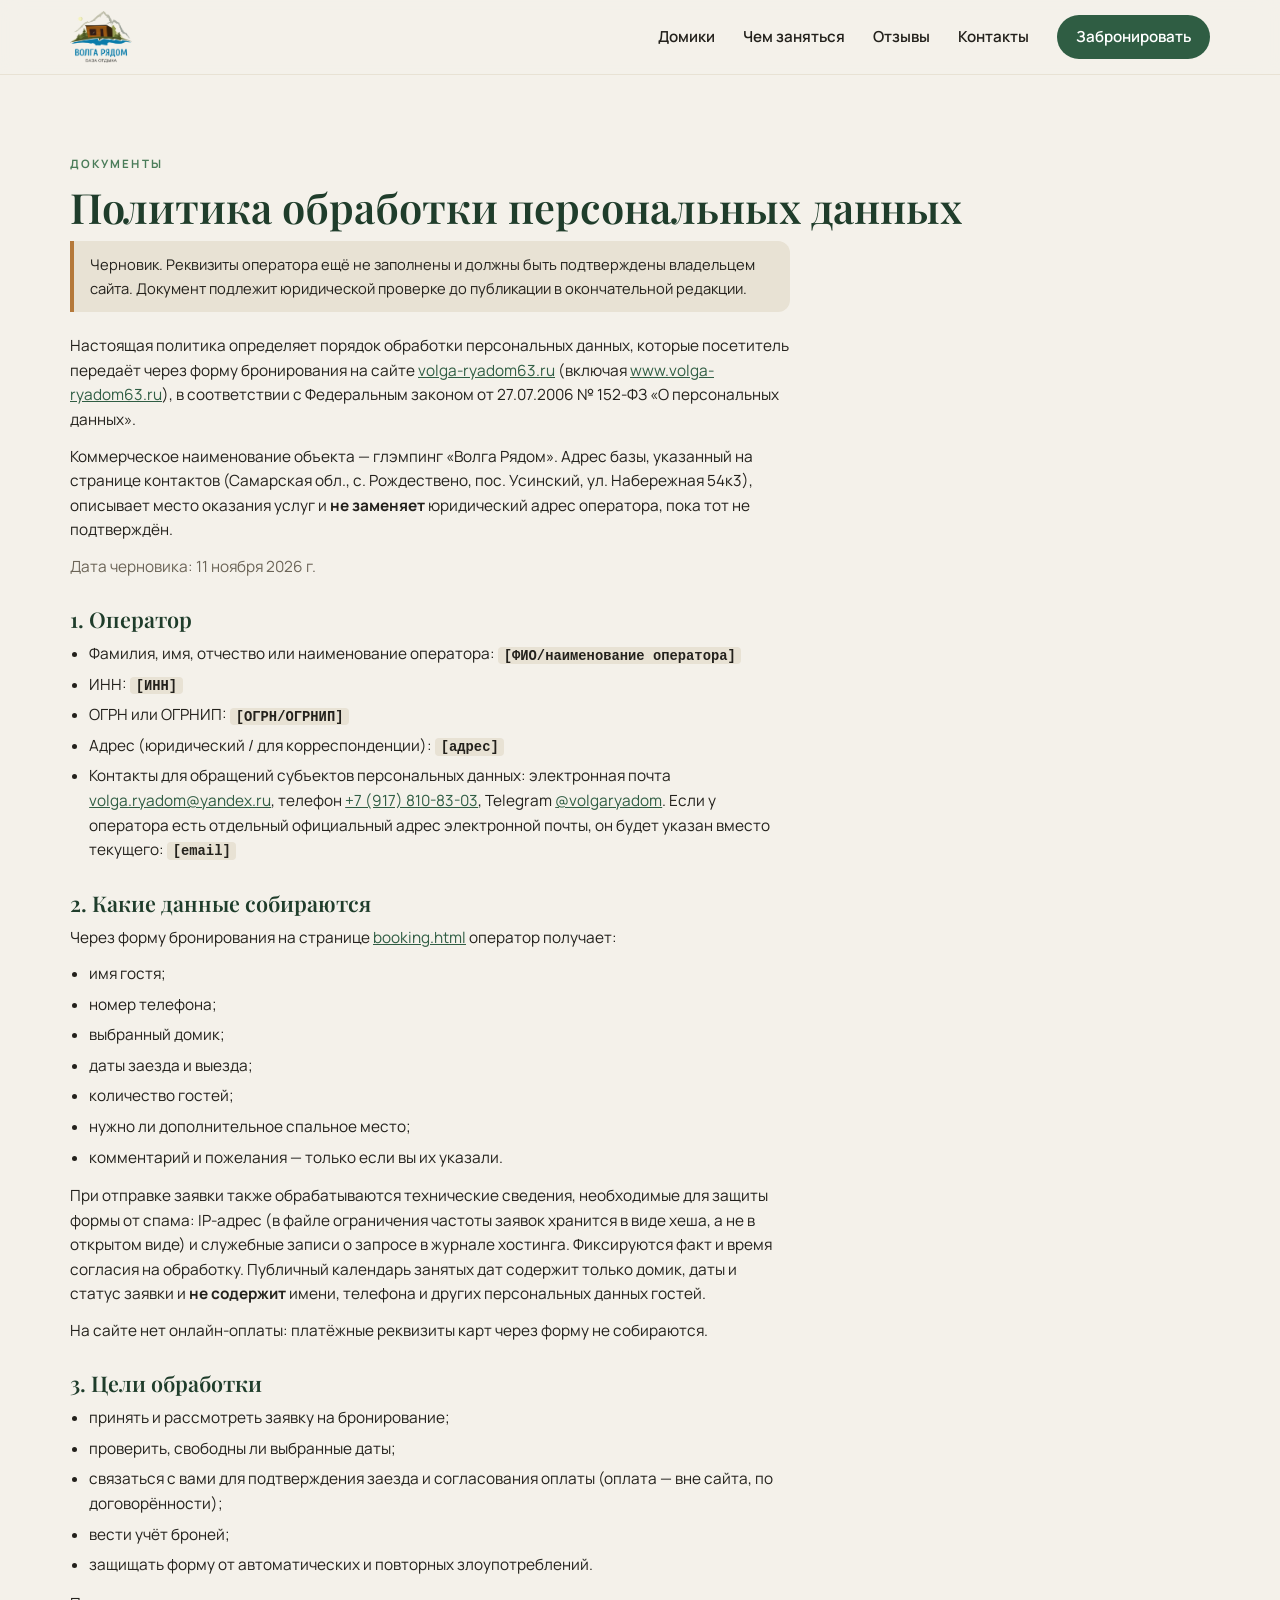
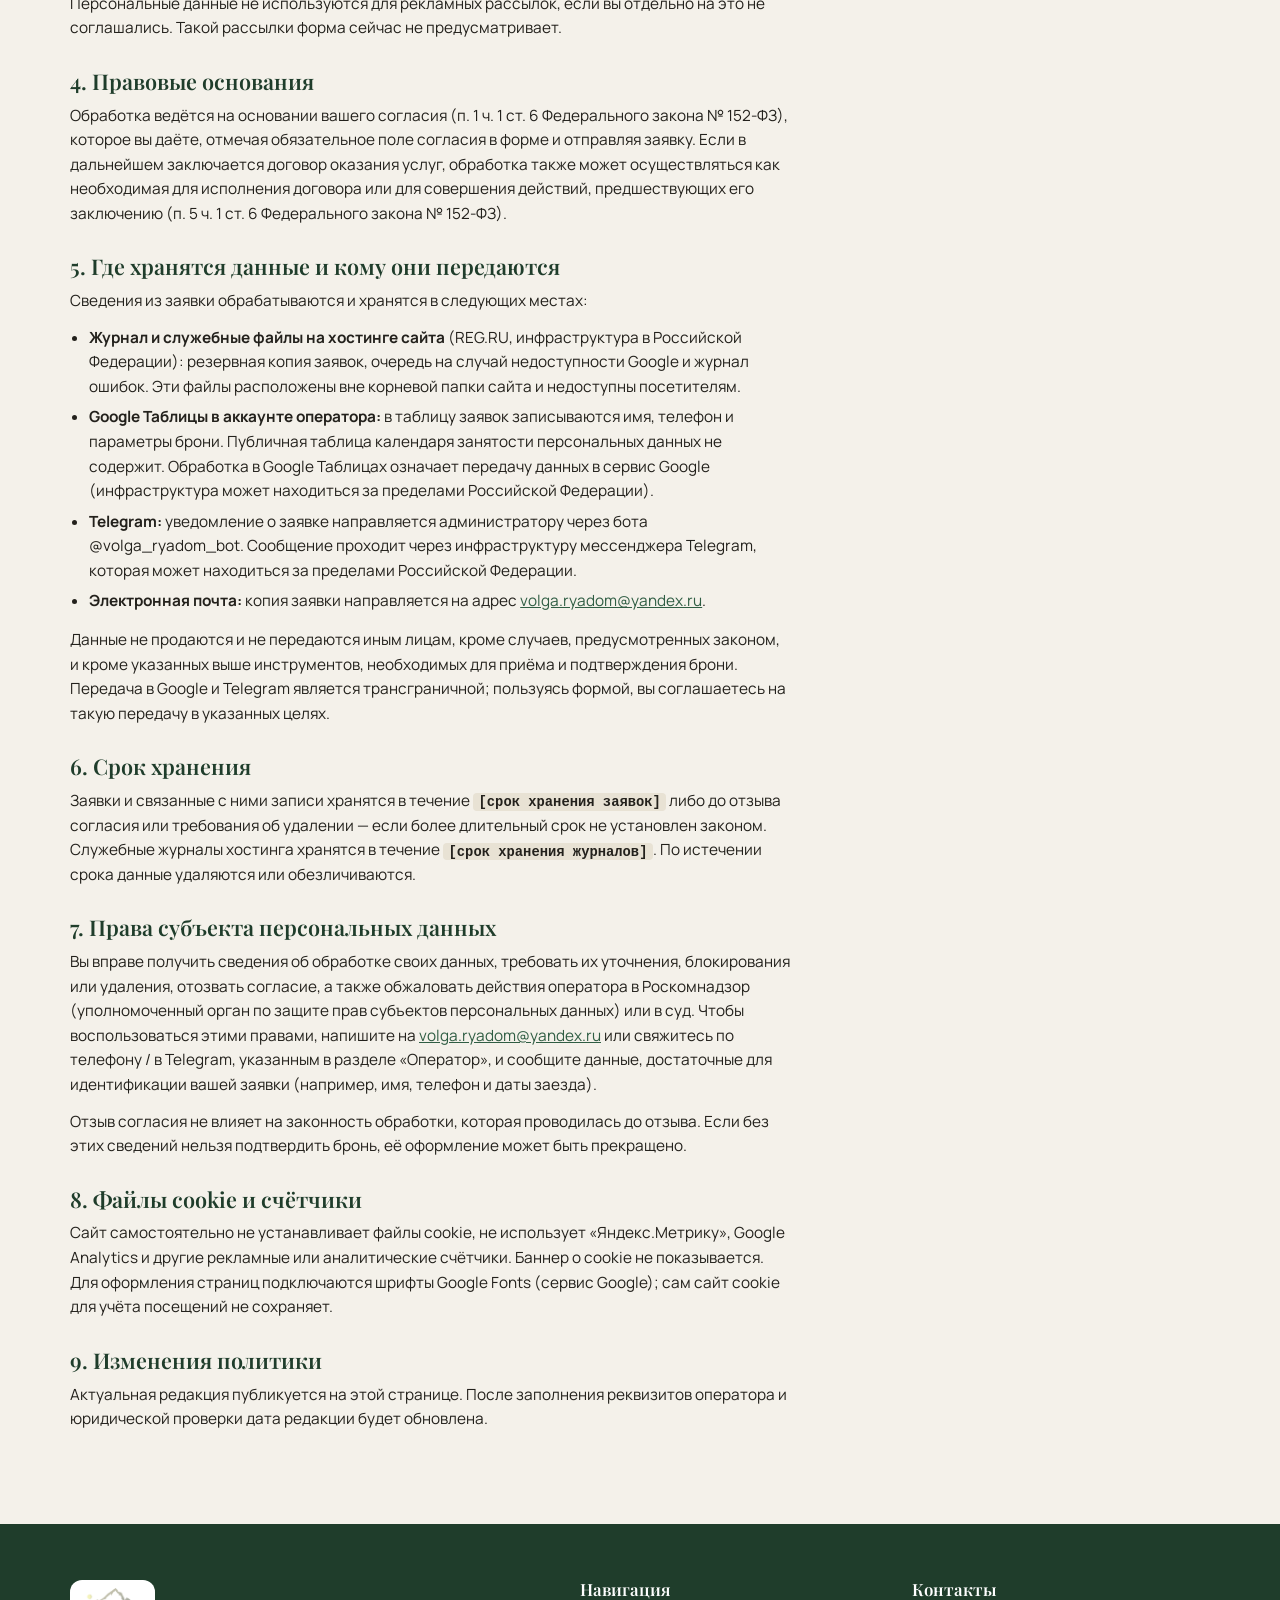
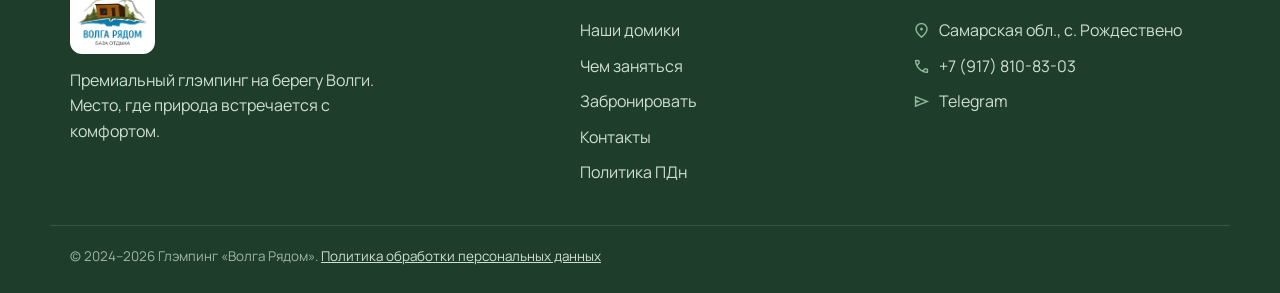
<file: privacy.html>
<!DOCTYPE html>
<html lang="ru">
<head>
<meta charset="UTF-8">
<meta name="viewport" content="width=device-width, initial-scale=1.0">
<title>Политика обработки персональных данных — ВОЛГА РЯДОМ</title>
<meta name="description" content="Политика обработки персональных данных глэмпинга «Волга Рядом»: какие сведения собирает форма бронирования, зачем они нужны, где хранятся и как отозвать согласие.">
<link rel="icon" type="image/png" href="assets/img/favicon.png">
<link rel="preconnect" href="https://fonts.googleapis.com">
<link rel="preconnect" href="https://fonts.gstatic.com" crossorigin>
<link href="https://fonts.googleapis.com/css2?family=Playfair+Display:wght@500;600;700&family=Manrope:wght@400;500;600;700&family=Material+Symbols+Outlined:opsz,wght,FILL,GRAD@24,400,0,0&display=swap" rel="stylesheet">
<link rel="stylesheet" href="assets/style.css">
</head>
<body>
<header class="site-header">
  <div class="container header-inner">
    <a class="brand" href="index.html" aria-label="Волга Рядом — на главную"><img src="assets/img/logo.png" alt="Волга Рядом" class="brand-logo"></a>
    <nav class="nav-desktop" aria-label="Основная навигация">
      <a href="house.html">Домики</a><a href="what_to_do.html">Чем заняться</a><a href="index.html#reviews">Отзывы</a><a href="contacts.html">Контакты</a><a href="booking.html" class="btn btn-primary btn-sm">Забронировать</a>
    </nav>
    <button class="nav-toggle" id="navToggle" aria-label="Открыть меню" aria-expanded="false"><span class="material-symbols-outlined">menu</span></button>
  </div>
  <div class="nav-mobile" id="navMobile" hidden>
    <a href="house.html">Домики</a><a href="what_to_do.html">Чем заняться</a><a href="index.html#reviews">Отзывы</a><a href="contacts.html">Контакты</a><a href="booking.html" class="btn btn-primary">Забронировать</a>
  </div>
</header>

<main>
<section class="section">
  <div class="container">
    <p class="eyebrow">Документы</p>
    <h1 class="section-title">Политика обработки персональных данных</h1>
    <p class="draft-note">Черновик. Реквизиты оператора ещё не заполнены и должны быть подтверждены владельцем сайта. Документ подлежит юридической проверке до публикации в окончательной редакции.</p>
    <article class="privacy-article">
      <p>Настоящая политика определяет порядок обработки персональных данных, которые посетитель передаёт через форму бронирования на сайте <a href="https://volga-ryadom63.ru">volga-ryadom63.ru</a> (включая <a href="https://www.volga-ryadom63.ru">www.volga-ryadom63.ru</a>), в соответствии с Федеральным законом от 27.07.2006 № 152-ФЗ «О персональных данных».</p>
      <p>Коммерческое наименование объекта — глэмпинг «Волга Рядом». Адрес базы, указанный на странице контактов (Самарская обл., с. Рождествено, пос. Усинский, ул. Набережная 54к3), описывает место оказания услуг и <strong>не заменяет</strong> юридический адрес оператора, пока тот не подтверждён.</p>
      <p class="privacy-meta">Дата черновика: 11 ноября 2026 г.</p>

      <h2>1. Оператор</h2>
      <ul>
        <li>Фамилия, имя, отчество или наименование оператора: <span class="privacy-placeholder">[ФИО/наименование оператора]</span></li>
        <li>ИНН: <span class="privacy-placeholder">[ИНН]</span></li>
        <li>ОГРН или ОГРНИП: <span class="privacy-placeholder">[ОГРН/ОГРНИП]</span></li>
        <li>Адрес (юридический / для корреспонденции): <span class="privacy-placeholder">[адрес]</span></li>
        <li>Контакты для обращений субъектов персональных данных: электронная почта <a href="mailto:volga.ryadom@yandex.ru">volga.ryadom@yandex.ru</a>, телефон <a href="tel:+79178108303">+7 (917) 810-83-03</a>, Telegram <a href="https://t.me/volgaryadom" target="_blank" rel="noopener">@volgaryadom</a>. Если у оператора есть отдельный официальный адрес электронной почты, он будет указан вместо текущего: <span class="privacy-placeholder">[email]</span></li>
      </ul>

      <h2>2. Какие данные собираются</h2>
      <p>Через форму бронирования на странице <a href="booking.html">booking.html</a> оператор получает:</p>
      <ul>
        <li>имя гостя;</li>
        <li>номер телефона;</li>
        <li>выбранный домик;</li>
        <li>даты заезда и выезда;</li>
        <li>количество гостей;</li>
        <li>нужно ли дополнительное спальное место;</li>
        <li>комментарий и пожелания — только если вы их указали.</li>
      </ul>
      <p>При отправке заявки также обрабатываются технические сведения, необходимые для защиты формы от спама: IP-адрес (в файле ограничения частоты заявок хранится в виде хеша, а не в открытом виде) и служебные записи о запросе в журнале хостинга. Фиксируются факт и время согласия на обработку. Публичный календарь занятых дат содержит только домик, даты и статус заявки и <strong>не содержит</strong> имени, телефона и других персональных данных гостей.</p>
      <p>На сайте нет онлайн-оплаты: платёжные реквизиты карт через форму не собираются.</p>

      <h2>3. Цели обработки</h2>
      <ul>
        <li>принять и рассмотреть заявку на бронирование;</li>
        <li>проверить, свободны ли выбранные даты;</li>
        <li>связаться с вами для подтверждения заезда и согласования оплаты (оплата — вне сайта, по договорённости);</li>
        <li>вести учёт броней;</li>
        <li>защищать форму от автоматических и повторных злоупотреблений.</li>
      </ul>
      <p>Персональные данные не используются для рекламных рассылок, если вы отдельно на это не соглашались. Такой рассылки форма сейчас не предусматривает.</p>

      <h2>4. Правовые основания</h2>
      <p>Обработка ведётся на основании вашего согласия (п. 1 ч. 1 ст. 6 Федерального закона № 152-ФЗ), которое вы даёте, отмечая обязательное поле согласия в форме и отправляя заявку. Если в дальнейшем заключается договор оказания услуг, обработка также может осуществляться как необходимая для исполнения договора или для совершения действий, предшествующих его заключению (п. 5 ч. 1 ст. 6 Федерального закона № 152-ФЗ).</p>

      <h2>5. Где хранятся данные и кому они передаются</h2>
      <p>Сведения из заявки обрабатываются и хранятся в следующих местах:</p>
      <ul>
        <li><strong>Журнал и служебные файлы на хостинге сайта</strong> (REG.RU, инфраструктура в Российской Федерации): резервная копия заявок, очередь на случай недоступности Google и журнал ошибок. Эти файлы расположены вне корневой папки сайта и недоступны посетителям.</li>
        <li><strong>Google Таблицы в аккаунте оператора:</strong> в таблицу заявок записываются имя, телефон и параметры брони. Публичная таблица календаря занятости персональных данных не содержит. Обработка в Google Таблицах означает передачу данных в сервис Google (инфраструктура может находиться за пределами Российской Федерации).</li>
        <li><strong>Telegram:</strong> уведомление о заявке направляется администратору через бота @volga_ryadom_bot. Сообщение проходит через инфраструктуру мессенджера Telegram, которая может находиться за пределами Российской Федерации.</li>
        <li><strong>Электронная почта:</strong> копия заявки направляется на адрес <a href="mailto:volga.ryadom@yandex.ru">volga.ryadom@yandex.ru</a>.</li>
      </ul>
      <p>Данные не продаются и не передаются иным лицам, кроме случаев, предусмотренных законом, и кроме указанных выше инструментов, необходимых для приёма и подтверждения брони. Передача в Google и Telegram является трансграничной; пользуясь формой, вы соглашаетесь на такую передачу в указанных целях.</p>

      <h2>6. Срок хранения</h2>
      <p>Заявки и связанные с ними записи хранятся в течение <span class="privacy-placeholder">[срок хранения заявок]</span> либо до отзыва согласия или требования об удалении — если более длительный срок не установлен законом. Служебные журналы хостинга хранятся в течение <span class="privacy-placeholder">[срок хранения журналов]</span>. По истечении срока данные удаляются или обезличиваются.</p>

      <h2>7. Права субъекта персональных данных</h2>
      <p>Вы вправе получить сведения об обработке своих данных, требовать их уточнения, блокирования или удаления, отозвать согласие, а также обжаловать действия оператора в Роскомнадзор (уполномоченный орган по защите прав субъектов персональных данных) или в суд. Чтобы воспользоваться этими правами, напишите на <a href="mailto:volga.ryadom@yandex.ru">volga.ryadom@yandex.ru</a> или свяжитесь по телефону / в Telegram, указанным в разделе «Оператор», и сообщите данные, достаточные для идентификации вашей заявки (например, имя, телефон и даты заезда).</p>
      <p>Отзыв согласия не влияет на законность обработки, которая проводилась до отзыва. Если без этих сведений нельзя подтвердить бронь, её оформление может быть прекращено.</p>

      <h2>8. Файлы cookie и счётчики</h2>
      <p>Сайт самостоятельно не устанавливает файлы cookie, не использует «Яндекс.Метрику», Google Analytics и другие рекламные или аналитические счётчики. Баннер о cookie не показывается. Для оформления страниц подключаются шрифты Google Fonts (сервис Google); сам сайт cookie для учёта посещений не сохраняет.</p>

      <h2>9. Изменения политики</h2>
      <p>Актуальная редакция публикуется на этой странице. После заполнения реквизитов оператора и юридической проверки дата редакции будет обновлена.</p>
    </article>
  </div>
</section>
</main>

<footer class="site-footer">
  <div class="container footer-grid">
    <div class="footer-brand"><img src="assets/img/logo.png" alt="Волга Рядом" class="footer-logo"><p>Премиальный глэмпинг на берегу Волги. Место, где природа встречается с комфортом.</p></div>
    <div class="footer-col"><h4>Навигация</h4><a href="house.html">Наши домики</a><a href="what_to_do.html">Чем заняться</a><a href="booking.html">Забронировать</a><a href="contacts.html">Контакты</a><a href="privacy.html">Политика ПДн</a></div>
    <div class="footer-col"><h4>Контакты</h4><a href="contacts.html"><span class="material-symbols-outlined">location_on</span> Самарская обл., с. Рождествено</a><a href="tel:+79178108303"><span class="material-symbols-outlined">call</span> +7 (917) 810-83-03</a><a href="https://t.me/volgaryadom" target="_blank" rel="noopener"><span class="material-symbols-outlined">send</span> Telegram</a></div>
  </div>
  <div class="container footer-bottom">© 2024–2026 Глэмпинг «Волга Рядом». <a href="privacy.html">Политика обработки персональных данных</a></div>
</footer>
<script src="assets/app.js"></script>
</body>
</html>
</file>
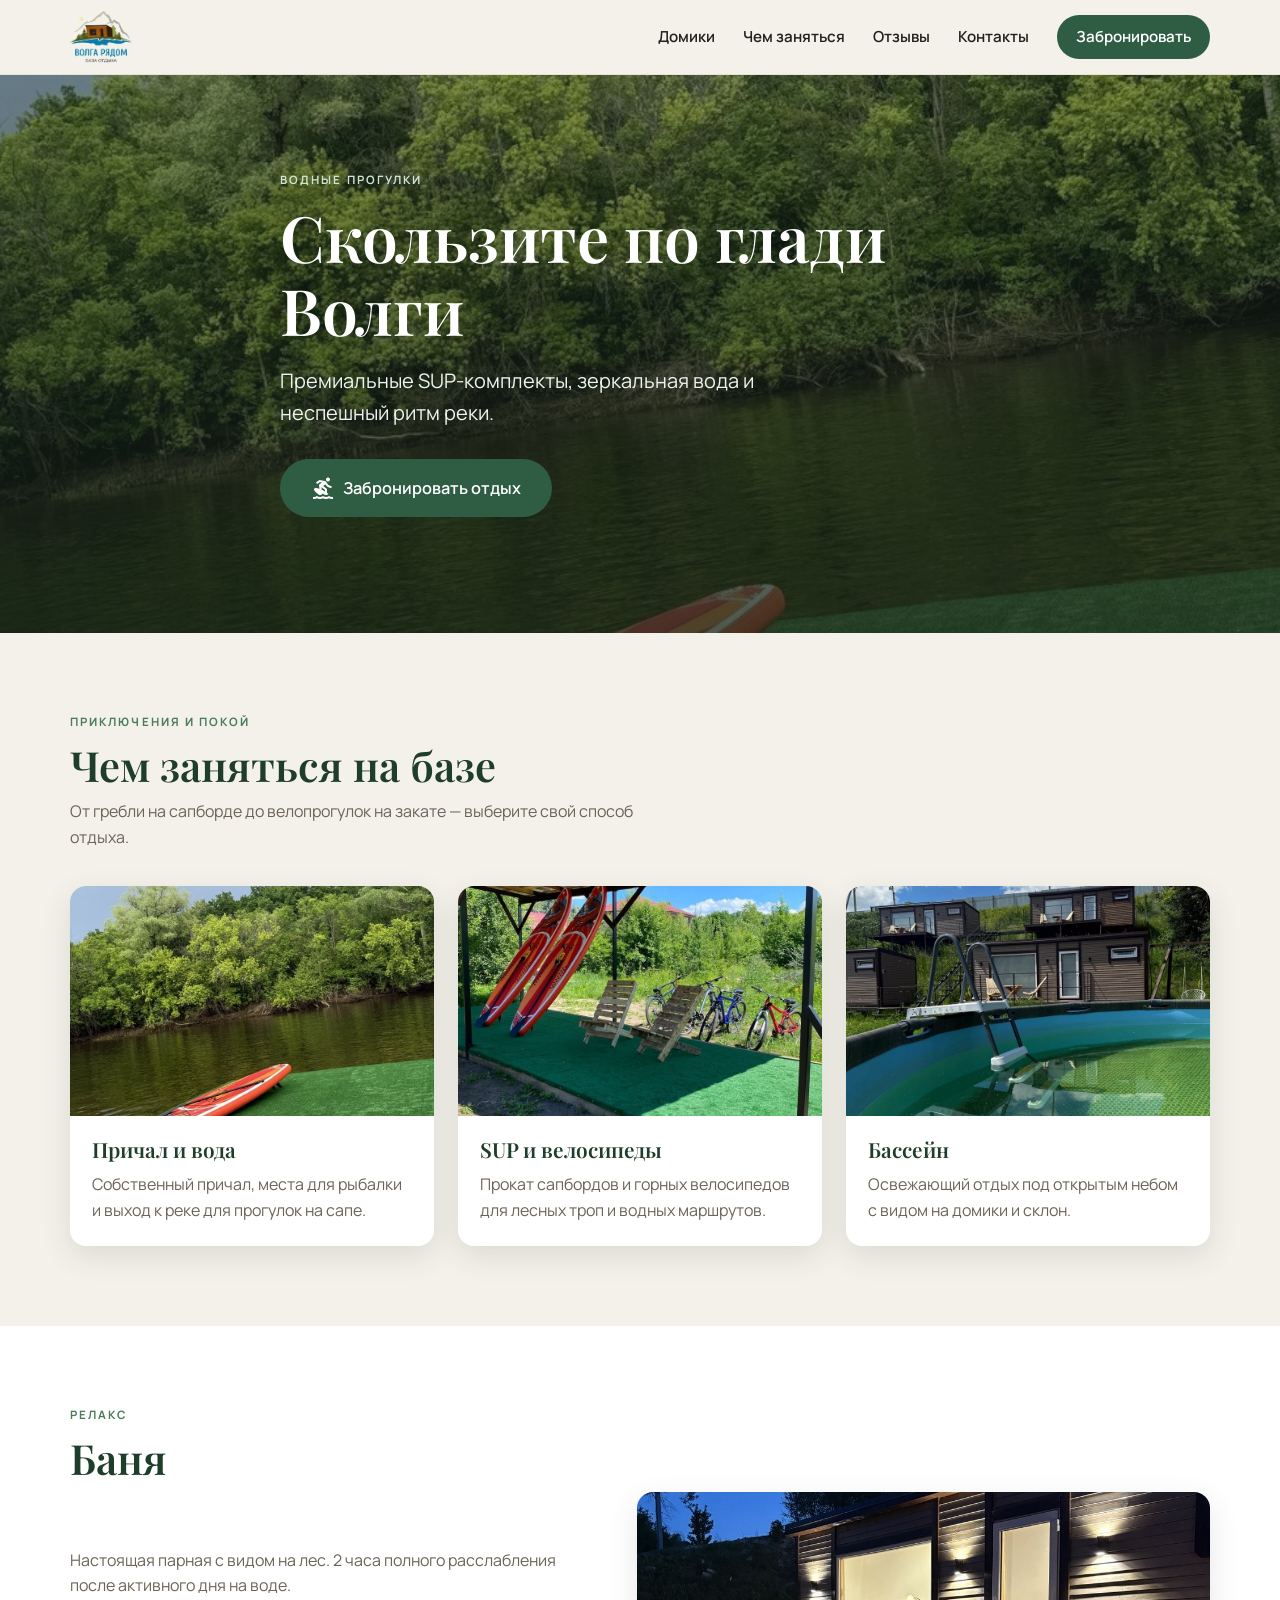
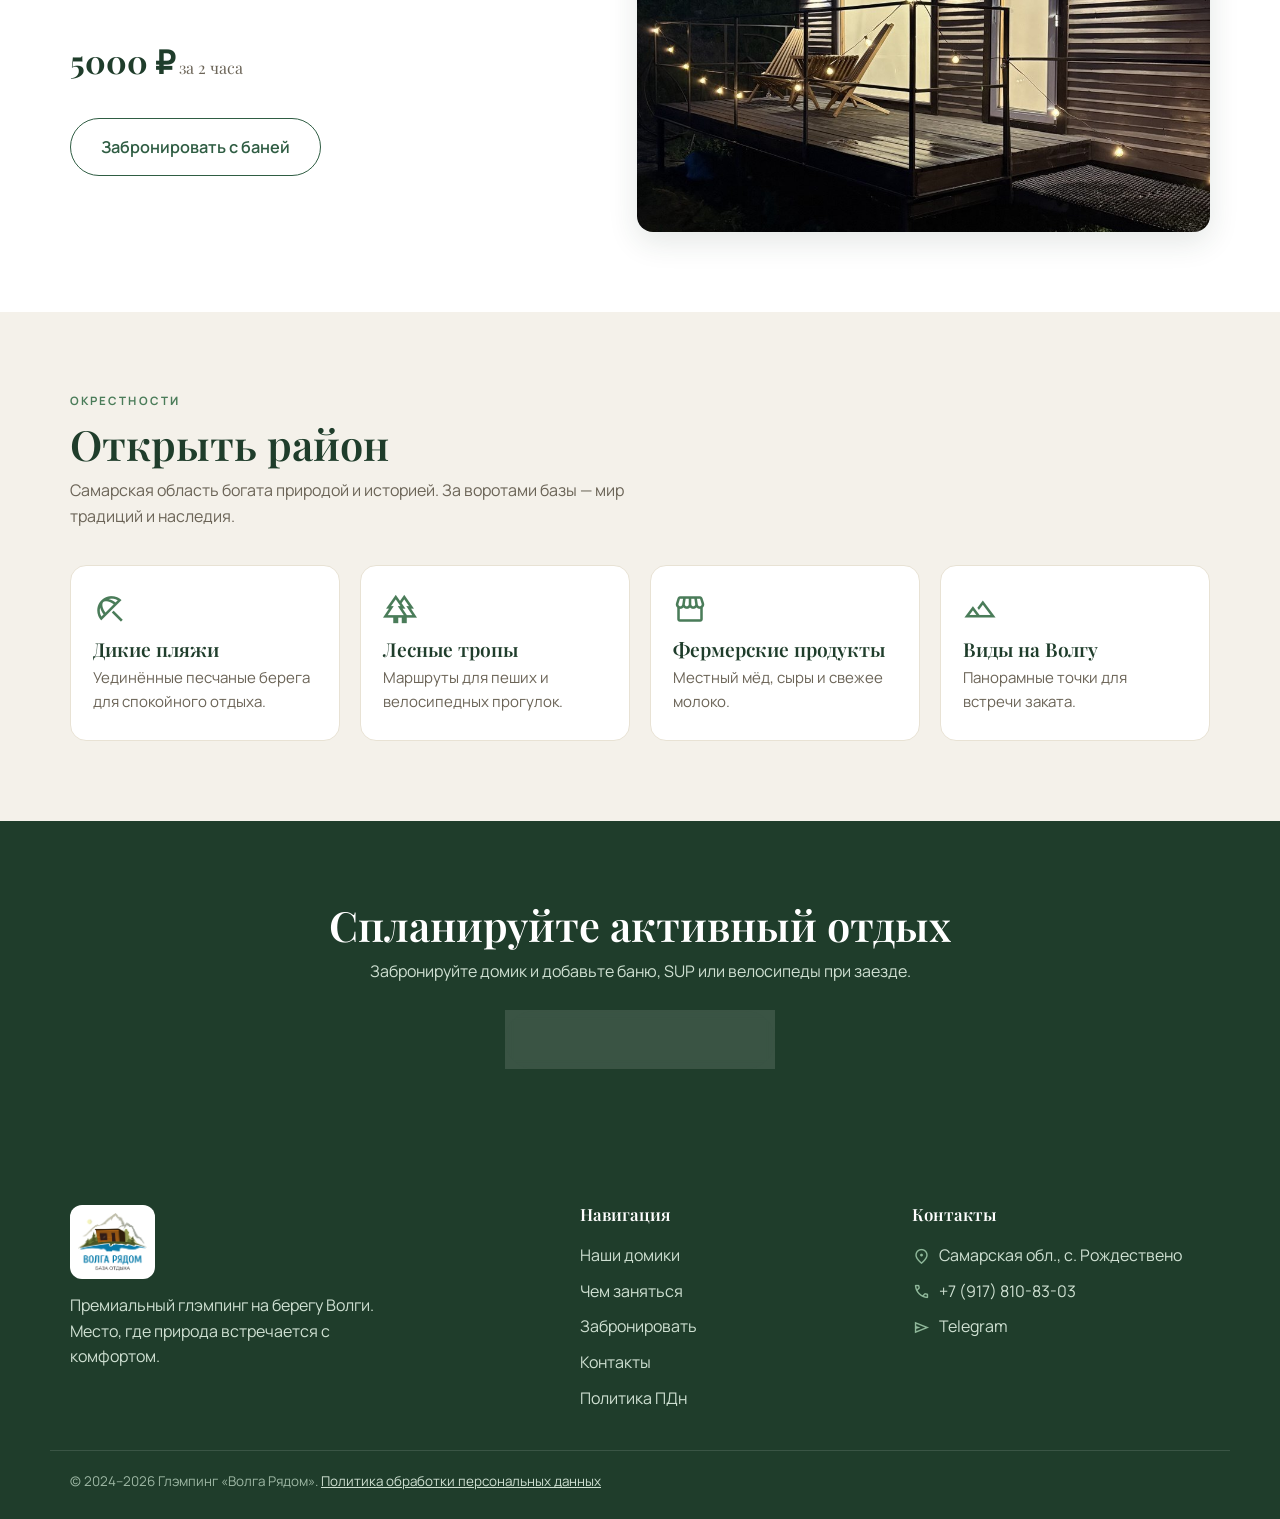
<file: what_to_do.html>
<!DOCTYPE html>
<html lang="ru">
<head>
<meta charset="UTF-8">
<meta name="viewport" content="width=device-width, initial-scale=1.0">
<title>Чем заняться — ВОЛГА РЯДОМ</title>
<meta name="description" content="SUP-прогулки по Волге, велосипеды, баня на дровах, бассейн и причал. Активный и спокойный отдых на базе «Волга Рядом».">
<link rel="icon" type="image/png" href="assets/img/favicon.png">
<link rel="preconnect" href="https://fonts.googleapis.com">
<link rel="preconnect" href="https://fonts.gstatic.com" crossorigin>
<link href="https://fonts.googleapis.com/css2?family=Playfair+Display:wght@500;600;700&family=Manrope:wght@400;500;600;700&family=Material+Symbols+Outlined:opsz,wght,FILL,GRAD@24,400,0,0&display=swap" rel="stylesheet">
<link rel="stylesheet" href="assets/style.css">
</head>
<body>
<header class="site-header">
  <div class="container header-inner">
    <a class="brand" href="index.html" aria-label="Волга Рядом — на главную"><img src="assets/img/logo.png" alt="Волга Рядом" class="brand-logo"></a>
    <nav class="nav-desktop" aria-label="Основная навигация">
      <a href="house.html">Домики</a><a href="what_to_do.html">Чем заняться</a><a href="index.html#reviews">Отзывы</a><a href="contacts.html">Контакты</a><a href="booking.html" class="btn btn-primary btn-sm">Забронировать</a>
    </nav>
    <button class="nav-toggle" id="navToggle" aria-label="Открыть меню" aria-expanded="false"><span class="material-symbols-outlined">menu</span></button>
  </div>
  <div class="nav-mobile" id="navMobile" hidden>
    <a href="house.html">Домики</a><a href="what_to_do.html">Чем заняться</a><a href="index.html#reviews">Отзывы</a><a href="contacts.html">Контакты</a><a href="booking.html" class="btn btn-primary">Забронировать</a>
  </div>
</header>

<main>
<section class="hero" style="min-height:62vh">
  <div class="hero-bg" style="background-image:url('assets/img/pier.jpg')"></div>
  <div class="hero-overlay"></div>
  <div class="container hero-content">
    <p class="eyebrow eyebrow-light">Водные прогулки</p>
    <h1>Скользите по глади Волги</h1>
    <p class="hero-sub">Премиальные SUP-комплекты, зеркальная вода и неспешный ритм реки.</p>
    <div class="hero-actions"><a href="booking.html" class="btn btn-primary btn-lg"><span class="material-symbols-outlined">surfing</span> Забронировать отдых</a></div>
  </div>
</section>

<section class="section">
  <div class="container">
    <p class="eyebrow">Приключения и покой</p>
    <h2 class="section-title">Чем заняться на базе</h2>
    <p class="section-lead">От гребли на сапборде до велопрогулок на закате — выберите свой способ отдыха.</p>
    <div class="cards-3">
      <article class="card"><div class="card-img"><img src="assets/img/pier.jpg" alt="Причал на Волге" loading="lazy"></div>
        <div class="card-body"><h3>Причал и вода</h3><p>Собственный причал, места для рыбалки и выход к реке для прогулок на сапе.</p></div></article>
      <article class="card"><div class="card-img"><img src="assets/img/activities.jpg" alt="Сапборды и велосипеды" loading="lazy"></div>
        <div class="card-body"><h3>SUP и велосипеды</h3><p>Прокат сапбордов и горных велосипедов для лесных троп и водных маршрутов.</p></div></article>
      <article class="card"><div class="card-img"><img src="assets/img/pool.jpg" alt="Бассейн" loading="lazy"></div>
        <div class="card-body"><h3>Бассейн</h3><p>Освежающий отдых под открытым небом с видом на домики и склон.</p></div></article>
    </div>
  </div>
</section>

<section class="section section-alt">
  <div class="container">
    <p class="eyebrow">Релакс</p>
    <h2 class="section-title">Баня</h2>
    <div class="booking-grid" style="align-items:center">
      <div>
        <p class="section-lead">Настоящая парная с видом на лес. 2 часа полного расслабления после активного дня на воде.</p>
        <p style="font-size:2rem;font-family:'Playfair Display',serif;color:var(--green-900);font-weight:700">5000 ₽<span style="font-size:1rem;color:var(--muted);font-weight:400"> за 2 часа</span></p>
        <a href="booking.html" class="btn btn-outline btn-lg">Забронировать с баней</a>
      </div>
      <div class="card-img" style="height:340px;border-radius:var(--radius);overflow:hidden;box-shadow:var(--shadow)">
        <img src="assets/img/house_night.jpg" alt="Вечерний отдых" loading="lazy" style="height:100%">
      </div>
    </div>
  </div>
</section>

<section class="section">
  <div class="container">
    <p class="eyebrow">Окрестности</p>
    <h2 class="section-title">Открыть район</h2>
    <p class="section-lead">Самарская область богата природой и историей. За воротами базы — мир традиций и наследия.</p>
    <div class="features">
      <div class="feature"><span class="material-symbols-outlined">beach_access</span><h3>Дикие пляжи</h3><p>Уединённые песчаные берега для спокойного отдыха.</p></div>
      <div class="feature"><span class="material-symbols-outlined">forest</span><h3>Лесные тропы</h3><p>Маршруты для пеших и велосипедных прогулок.</p></div>
      <div class="feature"><span class="material-symbols-outlined">storefront</span><h3>Фермерские продукты</h3><p>Местный мёд, сыры и свежее молоко.</p></div>
      <div class="feature"><span class="material-symbols-outlined">landscape</span><h3>Виды на Волгу</h3><p>Панорамные точки для встречи заката.</p></div>
    </div>
  </div>
</section>

<section class="section section-booking">
  <div class="container" style="text-align:center">
    <h2 class="section-title">Спланируйте активный отдых</h2>
    <p class="section-lead" style="margin:10px auto 26px">Забронируйте домик и добавьте баню, SUP или велосипеды при заезде.</p>
    <a href="booking.html" class="btn btn-ghost btn-lg">Перейти к бронированию</a>
  </div>
</section>
</main>

<footer class="site-footer">
  <div class="container footer-grid">
    <div class="footer-brand"><img src="assets/img/logo.png" alt="Волга Рядом" class="footer-logo"><p>Премиальный глэмпинг на берегу Волги. Место, где природа встречается с комфортом.</p></div>
    <div class="footer-col"><h4>Навигация</h4><a href="house.html">Наши домики</a><a href="what_to_do.html">Чем заняться</a><a href="booking.html">Забронировать</a><a href="contacts.html">Контакты</a><a href="privacy.html">Политика ПДн</a></div>
    <div class="footer-col"><h4>Контакты</h4><a href="contacts.html"><span class="material-symbols-outlined">location_on</span> Самарская обл., с. Рождествено</a><a href="tel:+79178108303"><span class="material-symbols-outlined">call</span> +7 (917) 810-83-03</a><a href="https://t.me/volgaryadom" target="_blank" rel="noopener"><span class="material-symbols-outlined">send</span> Telegram</a></div>
  </div>
  <div class="container footer-bottom">© 2024–2026 Глэмпинг «Волга Рядом». <a href="privacy.html">Политика обработки персональных данных</a></div>
</footer>
<script src="assets/app.js"></script>
</body>
</html>
</file>
<file: assets/style.css>
/* ============ ВОЛГА РЯДОМ — общий стиль ============ */
:root{
  --green-900:#1f3d2b;
  --green-700:#2f5d43;
  --green-500:#4a7c59;
  --sand:#f4f1ea;
  --sand-dark:#e8e2d4;
  --wood:#b5793a;
  --ink:#23211c;
  --muted:#6b6457;
  --white:#ffffff;
  --busy:#c2563f;
  --radius:16px;
  --shadow:0 10px 30px rgba(31,61,43,.12);
  --maxw:1180px;
}
*{box-sizing:border-box}
html{scroll-behavior:smooth}
body{
  margin:0;
  font-family:'Manrope',system-ui,sans-serif;
  color:var(--ink);
  background:var(--sand);
  line-height:1.6;
  -webkit-font-smoothing:antialiased;
}
img{max-width:100%;display:block}
a{color:inherit;text-decoration:none}
.container{width:100%;max-width:var(--maxw);margin:0 auto;padding:0 20px}
.material-symbols-outlined{font-family:'Material Symbols Outlined';font-weight:normal;font-style:normal;line-height:1;vertical-align:middle}

h1,h2,h3,h4{font-family:'Playfair Display',Georgia,serif;font-weight:600;line-height:1.15;color:var(--green-900);margin:0}
.eyebrow{text-transform:uppercase;letter-spacing:.18em;font-size:.72rem;font-weight:700;color:var(--green-500);margin:0 0 10px}
.eyebrow-light{color:#cfe3d3}
.section-title{font-size:clamp(1.8rem,4vw,2.6rem);margin-bottom:10px}
.section-lead{color:var(--muted);max-width:620px;margin:0 0 36px}

/* Кнопки */
.btn{display:inline-flex;align-items:center;justify-content:center;gap:8px;font-family:'Manrope';font-weight:600;font-size:.95rem;padding:12px 22px;border-radius:999px;border:1.5px solid transparent;cursor:pointer;transition:.2s;white-space:nowrap}
.btn-primary{background:var(--green-700);color:#fff}
.btn-primary:hover{background:var(--green-900)}
.btn-outline{background:transparent;border-color:var(--green-700);color:var(--green-700)}
.btn-outline:hover{background:var(--green-700);color:#fff}
.btn-ghost{background:rgba(255,255,255,.12);color:#fff;border-color:rgba(255,255,255,.5);backdrop-filter:blur(4px)}
.btn-ghost:hover{background:rgba(255,255,255,.25)}
.btn-sm{padding:9px 18px;font-size:.88rem}
.btn-lg{padding:15px 30px;font-size:1.02rem}
.btn-block{width:100%}

/* ============ ШАПКА ============ */
.site-header{position:sticky;top:0;z-index:50;background:rgba(244,241,234,.92);backdrop-filter:blur(10px);border-bottom:1px solid var(--sand-dark)}
.header-inner{display:flex;align-items:center;justify-content:space-between;min-height:74px}
.brand{display:flex;align-items:center}
.brand-logo{height:52px;width:auto}
.nav-desktop{display:flex;align-items:center;gap:28px}
.nav-desktop a{font-weight:600;font-size:.95rem;color:var(--ink);transition:.2s}
.nav-desktop a:hover{color:var(--green-700)}
.nav-desktop a.btn{color:#fff}
.nav-toggle{display:none;background:none;border:none;cursor:pointer;color:var(--green-900);font-size:0}
.nav-toggle .material-symbols-outlined{font-size:30px}
.nav-mobile{display:none;flex-direction:column;gap:4px;padding:12px 20px 20px;background:var(--sand);border-bottom:1px solid var(--sand-dark)}
.nav-mobile a{padding:12px 8px;font-weight:600;border-radius:10px}
.nav-mobile a:not(.btn):hover{background:var(--sand-dark)}
.nav-mobile .btn{margin-top:8px}

/* ============ HERO ============ */
.hero{position:relative;min-height:84vh;display:flex;align-items:center;color:#fff;overflow:hidden}
.hero-bg{position:absolute;inset:0;background-size:cover;background-position:center;transform:scale(1.05)}
.hero-overlay{position:absolute;inset:0;background:linear-gradient(180deg,rgba(20,35,25,.45),rgba(20,35,25,.75))}
.hero-content{position:relative;max-width:760px;padding-top:40px;padding-bottom:60px}
.hero h1{color:#fff;font-size:clamp(2.2rem,6vw,4rem);margin-bottom:18px}
.hero-sub{font-size:clamp(1rem,2.2vw,1.25rem);color:#eef3ee;max-width:560px;margin:0 0 30px}
.hero-actions{display:flex;gap:14px;flex-wrap:wrap}

/* ============ СЕКЦИИ ============ */
.section{padding:80px 0}
.section-alt{background:var(--white)}
@media(max-width:640px){.section{padding:56px 0}}

/* ============ КАРУСЕЛЬ ============ */
.carousel{position:relative;max-width:var(--maxw);margin:0 auto;padding:0 20px}
.carousel-track{display:flex;gap:16px;overflow-x:auto;scroll-snap-type:x mandatory;scroll-behavior:smooth;padding-bottom:14px;-webkit-overflow-scrolling:touch;scrollbar-width:none}
.carousel-track::-webkit-scrollbar{display:none}
.slide{flex:0 0 auto;width:min(420px,82vw);scroll-snap-align:center;margin:0;position:relative;border-radius:var(--radius);overflow:hidden;box-shadow:var(--shadow);background:#000}
.slide img{width:100%;height:520px;object-fit:cover}
.slide figcaption{position:absolute;left:0;right:0;bottom:0;padding:30px 18px 14px;color:#fff;font-size:.92rem;font-weight:500;background:linear-gradient(transparent,rgba(0,0,0,.7))}
@media(max-width:640px){.slide img{height:62vh;max-height:480px}}
.carousel-btn{position:absolute;top:calc(50% - 28px);transform:translateY(-50%);width:48px;height:48px;border-radius:50%;border:none;background:rgba(255,255,255,.95);color:var(--green-900);cursor:pointer;box-shadow:var(--shadow);display:flex;align-items:center;justify-content:center;z-index:2;transition:.2s}
.carousel-btn:hover{background:#fff;transform:translateY(-50%) scale(1.06)}
.carousel-btn .material-symbols-outlined{font-size:28px}
.carousel-btn.prev{left:26px}
.carousel-btn.next{right:26px}
@media(max-width:640px){.carousel-btn{display:none}}
.carousel-dots{display:flex;gap:8px;justify-content:center;margin-top:18px}
.carousel-dots button{width:9px;height:9px;border-radius:50%;border:none;background:var(--sand-dark);cursor:pointer;padding:0;transition:.2s}
.carousel-dots button.active{background:var(--green-700);width:26px;border-radius:5px}

/* ============ КАРТОЧКИ ============ */
.cards-3{display:grid;grid-template-columns:repeat(3,1fr);gap:24px}
@media(max-width:900px){.cards-3{grid-template-columns:1fr 1fr}}
@media(max-width:620px){.cards-3{grid-template-columns:1fr}}
.card{background:var(--white);border-radius:var(--radius);overflow:hidden;box-shadow:var(--shadow);display:flex;flex-direction:column}
.section-alt .card{background:var(--sand)}
.card-img{height:230px;overflow:hidden}
.card-img img{width:100%;height:100%;object-fit:cover;transition:.4s}
.card:hover .card-img img{transform:scale(1.05)}
.card-body{padding:22px;display:flex;flex-direction:column;gap:10px;flex:1}
.price-tag{align-self:flex-start;background:var(--sand-dark);color:var(--green-900);font-weight:700;font-size:.8rem;padding:5px 12px;border-radius:999px}
.card-body h3{font-size:1.3rem}
.card-body p{color:var(--muted);margin:0;flex:1}
.amenities{display:flex;gap:14px;color:var(--green-500)}
.amenities .material-symbols-outlined{font-size:22px}

/* ============ РАЗВЛЕЧЕНИЯ ============ */
.features{display:grid;grid-template-columns:repeat(4,1fr);gap:20px}
@media(max-width:900px){.features{grid-template-columns:1fr 1fr}}
@media(max-width:520px){.features{grid-template-columns:1fr}}
.feature{background:var(--white);border:1px solid var(--sand-dark);border-radius:var(--radius);padding:26px 22px;transition:.2s}
.feature:hover{box-shadow:var(--shadow);transform:translateY(-3px)}
.feature .material-symbols-outlined{font-size:34px;color:var(--green-500)}
.feature h3{font-size:1.2rem;margin:12px 0 6px}
.feature p{color:var(--muted);margin:0;font-size:.94rem}
.feature-hot{border-color:var(--wood);position:relative}
.feature-hot .material-symbols-outlined{color:var(--wood)}

/* ============ БРОНИРОВАНИЕ ============ */
.section-booking{background:var(--green-900);color:#fff}
.section-booking .section-title,.section-booking .eyebrow{color:#fff}
.section-booking .eyebrow{color:#bcd6c2}
.section-booking .section-lead{color:#cfe0d2}
.booking-grid{display:grid;grid-template-columns:1fr 1.1fr;gap:46px;align-items:start}
@media(max-width:900px){.booking-grid{grid-template-columns:1fr;gap:32px}}
.booking-points{list-style:none;padding:0;margin:24px 0 0;display:flex;flex-direction:column;gap:12px}
.booking-points li{display:flex;align-items:center;gap:10px;color:#e7f0e9}
.booking-points .material-symbols-outlined{color:#8fd6a3}
.booking-card{background:var(--white);border-radius:20px;padding:24px;box-shadow:var(--shadow);color:var(--ink)}

/* Календарь */
.cal{margin-bottom:22px}
.cal-head{display:flex;align-items:center;justify-content:space-between;margin-bottom:12px}
.cal-title{font-family:'Playfair Display',serif;font-size:1.2rem;font-weight:600;color:var(--green-900);text-transform:capitalize}
.cal-nav{width:38px;height:38px;border-radius:10px;border:1px solid var(--sand-dark);background:var(--sand);cursor:pointer;color:var(--green-900);display:flex;align-items:center;justify-content:center}
.cal-nav:hover{background:var(--sand-dark)}
.cal-nav:disabled{opacity:.35;cursor:not-allowed}
.cal-weekdays,.cal-grid{display:grid;grid-template-columns:repeat(7,1fr);gap:6px}
.cal-weekdays span{text-align:center;font-size:.72rem;font-weight:700;color:var(--muted);text-transform:uppercase;padding-bottom:4px}
.cal-grid{margin-top:2px}
.cal-cell{aspect-ratio:1;border:none;background:var(--sand);border-radius:10px;font-family:'Manrope';font-weight:600;font-size:.92rem;color:var(--ink);cursor:pointer;transition:.15s;position:relative}
.cal-cell.empty{background:transparent;cursor:default}
.cal-cell:not(.empty):not(.busy):not(.past):hover{background:var(--green-500);color:#fff}
.cal-cell.busy{background:#f5d9d2;color:var(--busy);cursor:not-allowed;text-decoration:line-through}
.cal-cell.past{color:#bdb7aa;cursor:not-allowed;background:transparent}
.cal-cell.sel{background:var(--green-700);color:#fff}
.cal-cell.in-range{background:#cfe3d3;color:var(--green-900)}
.cal-legend{display:flex;align-items:center;gap:6px;flex-wrap:wrap;font-size:.78rem;color:var(--muted);margin:14px 0 4px}
.cal-legend .dot{width:11px;height:11px;border-radius:50%;display:inline-block;margin-left:10px}
.cal-legend .dot:first-child{margin-left:0}
.dot-free{background:var(--sand-dark)}
.dot-busy{background:#f5d9d2;border:1px solid var(--busy)}
.dot-sel{background:var(--green-700)}
.cal-status{font-size:.82rem;color:var(--muted);margin:6px 0 0;min-height:1.2em}

/* Форма */
.booking-form{display:flex;flex-direction:column;gap:14px}
.field-row{display:grid;grid-template-columns:1fr 1fr;gap:14px}
.field{display:flex;flex-direction:column;gap:6px;font-size:.86rem;font-weight:600;color:var(--green-900)}
.field small{font-weight:400;color:var(--muted)}
.field input,.field select,.field textarea{font-family:'Manrope';font-size:.96rem;font-weight:500;padding:12px 14px;border:1.5px solid var(--sand-dark);border-radius:12px;background:var(--sand);color:var(--ink);transition:.15s}
.field input:focus,.field select:focus,.field textarea:focus{outline:none;border-color:var(--green-500);background:#fff}
.field input[readonly]{cursor:default;color:var(--green-900)}
.form-note{font-size:.9rem;margin:4px 0 0;min-height:1.2em;font-weight:600}
.form-note.ok{color:var(--green-700)}
.form-note.err{color:var(--busy)}
.consent{display:flex;align-items:flex-start;gap:10px;font-size:.84rem;font-weight:500;color:var(--ink);line-height:1.45;cursor:pointer}
.consent input[type=checkbox]{margin-top:3px;width:18px;height:18px;flex-shrink:0;accent-color:var(--green-700)}
.consent a{color:var(--green-700);text-decoration:underline}
.consent a:hover{color:var(--green-900)}

/* Политика ПДн */
.draft-note{max-width:720px;margin:0 0 22px;padding:12px 16px;border-left:4px solid var(--wood);background:var(--sand-dark);border-radius:0 12px 12px 0;color:var(--ink);font-size:.92rem}
.privacy-article{max-width:720px}
.privacy-article h2{font-size:1.35rem;margin:28px 0 10px}
.privacy-article p,.privacy-article li{font-size:.96rem}
.privacy-article p{margin:0 0 12px}
.privacy-article ul{margin:0 0 14px;padding-left:1.2em}
.privacy-article li{margin:0 0 6px}
.privacy-article a{color:var(--green-700);text-decoration:underline}
.privacy-article a:hover{color:var(--green-900)}
.privacy-meta{color:var(--muted);font-size:.88rem}
.privacy-placeholder{display:inline;background:var(--sand-dark);padding:.05em .4em;border-radius:4px;font-weight:600;font-family:ui-monospace,SFMono-Regular,Menlo,Consolas,monospace;font-size:.9em;white-space:nowrap}

/* ============ ОТЗЫВЫ ============ */
.star{color:var(--wood)}
.review{background:var(--white);border-radius:var(--radius);padding:26px;margin:0;box-shadow:var(--shadow);display:flex;flex-direction:column;gap:14px}
.section-alt .review{background:var(--sand)}
.review .stars{color:var(--wood);letter-spacing:2px}
.review p{margin:0;color:var(--ink)}
.review footer{display:flex;align-items:center;gap:10px;color:var(--muted);font-size:.88rem;font-weight:600}
.avatar{width:34px;height:34px;border-radius:50%;background:var(--green-500);color:#fff;display:flex;align-items:center;justify-content:center;font-weight:700}

/* ============ ПОДВАЛ ============ */
.site-footer{background:var(--green-900);color:#cfe0d2;padding:56px 0 26px}
.footer-grid{display:grid;grid-template-columns:1.6fr 1fr 1fr;gap:34px}
@media(max-width:760px){.footer-grid{grid-template-columns:1fr;gap:26px}}
.footer-logo{height:74px;width:auto;background:#fff;border-radius:12px;padding:8px;margin-bottom:14px}
.footer-brand p{margin:0;max-width:340px}
.footer-col h4{color:#fff;font-size:1.05rem;margin-bottom:14px}
.footer-col a{display:flex;align-items:center;gap:8px;padding:5px 0;color:#cfe0d2;transition:.2s}
.footer-col a:hover{color:#fff}
.footer-col .material-symbols-outlined{font-size:19px;color:#8fb89a}
.footer-bottom{border-top:1px solid rgba(255,255,255,.12);margin-top:34px;padding-top:20px;font-size:.84rem;color:#9db7a4}
.footer-bottom a{color:#cfe0d2;text-decoration:underline}
.footer-bottom a:hover{color:#fff}

/* ============ АДАПТИВ ШАПКИ ============ */
@media(max-width:880px){
  .nav-desktop{display:none}
  .nav-toggle{display:block}
}

/* доступность */
:focus-visible{outline:3px solid var(--green-500);outline-offset:2px}
@media(prefers-reduced-motion:reduce){*{scroll-behavior:auto!important;transition:none!important}}
</file>
